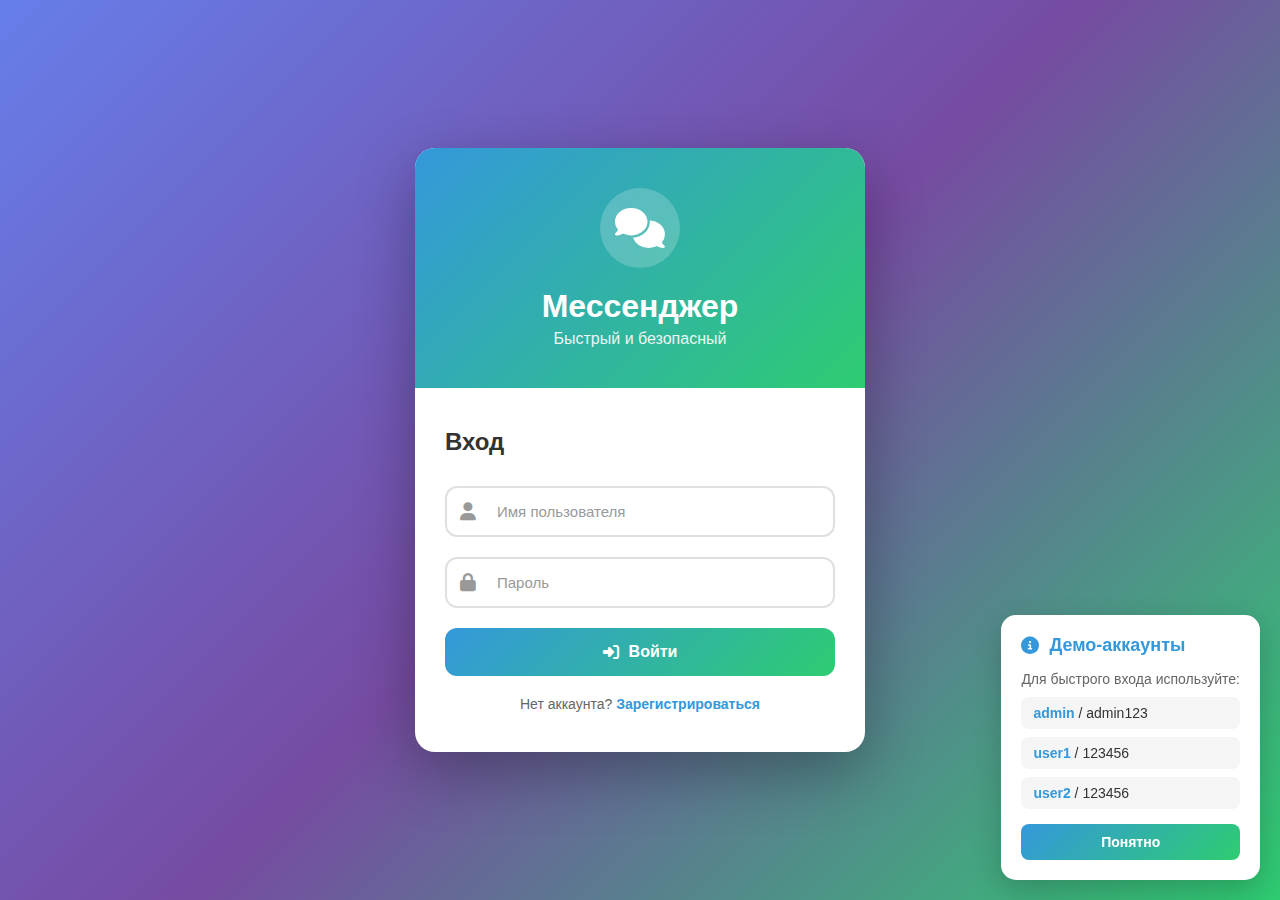
<file: index.html>
<!DOCTYPE html>
<html lang="ru">
<head>
  <meta charset="UTF-8">
  <meta name="viewport" content="width=device-width, initial-scale=1.0">
  <title>Мессенджер</title>
  <link rel="stylesheet" href="https://cdnjs.cloudflare.com/ajax/libs/font-awesome/6.5.1/css/all.min.css">
  <link rel="stylesheet" href="styles.css">
</head>
<body>
  <div class="app-container">
    <!-- Боковая панель -->
    <div class="sidebar">
      <div class="sidebar-header">
        <button class="menu-btn" id="menuBtn" title="Меню"><i class="fas fa-bars"></i></button>
        <input type="text" class="search-input" placeholder="Поиск" id="searchInput">
        <button class="menu-btn" id="settingsBtn" title="Настройки">
          <i class="fas fa-cog"></i>
        </button>
      </div>
      
      <div class="sidebar-tabs">
        <button class="sidebar-tab active" data-tab="chats">
          <i class="fas fa-comments"></i>
          <span>Чаты</span>
        </button>
        <button class="sidebar-tab" data-tab="channels">
          <i class="fas fa-bullhorn"></i>
          <span>Каналы</span>
        </button>
      </div>
      
      <div class="chat-list" id="chatList">
        <!-- Чаты будут добавлены через JavaScript -->
      </div>
      
      <div class="channel-list" id="channelList" style="display: none;">
        <!-- Каналы будут добавлены через JavaScript -->
      </div>
      
      <button class="create-btn" id="createBtn" title="Создать">
        <i class="fas fa-plus"></i>
      </button>
    </div>

    <!-- Основная область чата -->
    <div class="chat-area">
      <div class="chat-header">
        <div class="chat-info">
          <div class="avatar">А</div>
          <div class="chat-details">
            <div class="chat-name">Выберите чат</div>
            <div class="chat-status">онлайн</div>
          </div>
        </div>
        <div class="chat-actions">
          <button class="action-btn" id="voiceCallBtn" title="Голосовой звонок"><i class="fas fa-phone"></i></button>
          <button class="action-btn" id="videoCallBtn" title="Видео звонок"><i class="fas fa-video"></i></button>
          <button class="action-btn" id="screenShareBtn" title="Трансляция экрана"><i class="fas fa-desktop"></i></button>
          <button class="action-btn"><i class="fas fa-search"></i></button>
          <button class="action-btn"><i class="fas fa-ellipsis-v"></i></button>
        </div>
      </div>

      <div class="pinned-message-bar" id="pinnedMessageBar">
        <div class="pinned-icon">📌</div>
        <div class="pinned-content">
          <div class="pinned-author" id="pinnedAuthor">Закреплённое сообщение</div>
          <div class="pinned-text" id="pinnedText"></div>
        </div>
        <button class="unpin-btn" id="unpinBtn" title="Открепить">
          <i class="fas fa-times"></i>
        </button>
      </div>

      <div class="messages-container" id="messagesContainer">
        <div class="welcome-message">
          <h2>Добро пожаловать в Мессенджер</h2>
          <p>Выберите чат из списка слева</p>
        </div>
      </div>

      <div class="reply-preview" id="replyPreview" style="display: none;">
        <div class="reply-content">
          <div class="reply-header">Ответ на:</div>
          <div class="reply-text" id="replyText"></div>
        </div>
        <button class="cancel-reply-btn" id="cancelReplyBtn"><i class="fas fa-times"></i></button>
      </div>

      <div class="message-input-area">
        <button class="attach-btn" id="attachBtn"><i class="fas fa-paperclip"></i></button>
        <div class="input-wrapper">
          <div class="message-input" id="messageInput" contenteditable="true" data-placeholder="Написать сообщение..."></div>
        </div>
        <button class="emoji-btn" id="emojiBtn"><i class="far fa-smile"></i></button>
        <button class="voice-btn" id="voiceBtn"><i class="fas fa-microphone"></i></button>
        <button class="send-btn" id="sendBtn" style="display: none;"><i class="fas fa-paper-plane"></i></button>
      </div>
    </div>
  </div>

  <!-- Меню вложений -->
  <div class="attach-menu" id="attachMenu">
    <div class="attach-menu-overlay"></div>
    <div class="attach-menu-content">
      <button class="attach-menu-item" data-type="image">
        <div class="attach-icon" style="background: linear-gradient(135deg, #667eea 0%, #764ba2 100%);">
          <i class="fas fa-image"></i>
        </div>
        <span>Фото или видео</span>
      </button>
      <button class="attach-menu-item" data-type="file">
        <div class="attach-icon" style="background: linear-gradient(135deg, #f093fb 0%, #f5576c 100%);">
          <i class="fas fa-file"></i>
        </div>
        <span>Файл</span>
      </button>
      <button class="attach-menu-item" data-type="video">
        <div class="attach-icon" style="background: linear-gradient(135deg, #4facfe 0%, #00f2fe 100%);">
          <i class="fas fa-video"></i>
        </div>
        <span>Видео</span>
      </button>
      <button class="attach-menu-item" data-type="audio">
        <div class="attach-icon" style="background: linear-gradient(135deg, #43e97b 0%, #38f9d7 100%);">
          <i class="fas fa-music"></i>
        </div>
        <span>Музыка</span>
      </button>
      <button class="attach-menu-item" data-type="location">
        <div class="attach-icon" style="background: linear-gradient(135deg, #fa709a 0%, #fee140 100%);">
          <i class="fas fa-map-marker-alt"></i>
        </div>
        <span>Геолокация</span>
      </button>
      <button class="attach-menu-item" data-type="contact">
        <div class="attach-icon" style="background: linear-gradient(135deg, #30cfd0 0%, #330867 100%);">
          <i class="fas fa-user"></i>
        </div>
        <span>Контакт</span>
      </button>
    </div>
  </div>

  <!-- Панель эмодзи -->
  <div class="emoji-picker" id="emojiPicker">
    <div class="emoji-tabs">
      <button class="emoji-tab active" data-category="smileys">😊</button>
      <button class="emoji-tab" data-category="animals">🐶</button>
      <button class="emoji-tab" data-category="food">🍕</button>
      <button class="emoji-tab" data-category="activities">⚽</button>
      <button class="emoji-tab" data-category="travel">✈️</button>
      <button class="emoji-tab" data-category="objects">💡</button>
      <button class="emoji-tab" data-category="symbols">❤️</button>
    </div>
    <div class="emoji-search">
      <input type="text" placeholder="Поиск эмодзи..." id="emojiSearch">
    </div>
    <div class="emoji-grid" id="emojiGrid"></div>
  </div>

  <!-- Панель стикеров -->
  <div class="sticker-picker" id="stickerPicker">
    <div class="sticker-tabs">
      <button class="sticker-tab active" data-pack="pack1">Набор 1</button>
      <button class="sticker-tab" data-pack="pack2">Набор 2</button>
      <button class="sticker-tab" data-pack="custom">Свои</button>
    </div>
    <div class="sticker-grid" id="stickerGrid">
      <div class="sticker-placeholder">
        <i class="fas fa-plus-circle"></i>
        <p>Добавьте свои стикеры</p>
        <button class="add-sticker-btn" id="addStickerBtn">Добавить стикеры</button>
      </div>
    </div>
  </div>

  <!-- Контекстное меню сообщения -->
  <div class="message-context-menu" id="messageContextMenu">
    <button class="context-menu-item" data-action="reply">
      <i class="fas fa-reply"></i>
      <span>Ответить</span>
    </button>
    <button class="context-menu-item" data-action="edit">
      <i class="fas fa-edit"></i>
      <span>Редактировать</span>
    </button>
    <button class="context-menu-item" data-action="copy">
      <i class="fas fa-copy"></i>
      <span>Копировать</span>
    </button>
    <button class="context-menu-item" data-action="forward">
      <i class="fas fa-share"></i>
      <span>Переслать</span>
    </button>
    <button class="context-menu-item" data-action="pin">
      <i class="fas fa-thumbtack"></i>
      <span>Закрепить</span>
    </button>
    <button class="context-menu-item danger" data-action="delete">
      <i class="fas fa-trash"></i>
      <span>Удалить</span>
    </button>
  </div>

  <input type="file" id="fileInput" style="display: none;" multiple>
  <input type="file" id="imageInput" style="display: none;" accept="image/*" multiple>
  <input type="file" id="videoInput" style="display: none;" accept="video/*">
  <input type="file" id="audioInput" style="display: none;" accept="audio/*">
  <input type="file" id="stickerInput" style="display: none;" accept="image/*" multiple>

  <!-- Модальное окно пересылки -->
  <div class="forward-modal" id="forwardModal">
    <div class="forward-overlay"></div>
    <div class="forward-container">
      <div class="forward-header">
        <h3>Переслать сообщение</h3>
        <button class="close-forward-btn" id="closeForwardBtn">
          <i class="fas fa-times"></i>
        </button>
      </div>
      <div class="forward-search">
        <input type="text" placeholder="Поиск чатов..." id="forwardSearch">
      </div>
      <div class="forward-list" id="forwardList">
        <!-- Список чатов для пересылки -->
      </div>
      <div class="forward-actions">
        <button class="btn-secondary" id="cancelForwardBtn">Отмена</button>
        <button class="btn-primary" id="confirmForwardBtn">Переслать</button>
      </div>
    </div>
  </div>

  <!-- Модальное окно звонка -->
  <div class="call-modal" id="callModal">
    <div class="call-container">
      <div class="call-header">
        <h3 id="callTitle">Видео звонок</h3>
        <button class="close-call-btn" id="closeCallBtn"><i class="fas fa-times"></i></button>
      </div>
      
      <div class="video-container">
        <video id="remoteVideo" autoplay playsinline></video>
        <video id="localVideo" autoplay playsinline muted></video>
        <div class="call-info" id="callInfo">
          <div class="caller-name" id="callerName">Анна Иванова</div>
          <div class="call-status" id="callStatus">Соединение...</div>
        </div>
      </div>
      
      <div class="call-controls">
        <button class="call-control-btn" id="toggleMicBtn" title="Микрофон">
          <i class="fas fa-microphone" id="micIcon"></i>
        </button>
        <button class="call-control-btn" id="toggleCameraBtn" title="Камера">
          <i class="fas fa-video" id="cameraIcon"></i>
        </button>
        <button class="call-control-btn end-call" id="endCallBtn" title="Завершить">
          <i class="fas fa-phone-slash"></i>
        </button>
        <button class="call-control-btn" id="toggleScreenBtn" title="Демонстрация экрана">
          <i class="fas fa-desktop" id="screenIcon"></i>
        </button>
        <button class="call-control-btn" id="toggleSpeakerBtn" title="Динамик">
          <i class="fas fa-volume-up" id="speakerIcon"></i>
        </button>
      </div>
    </div>
  </div>

  <script src="client-config.js"></script>
  <script src="app-settings.js"></script>
  <script src="user-manager.js"></script>
  <script src="update-manager.js"></script>
  <script src="channels.js"></script>
  <script src="call.js"></script>
  <script src="messages.js"></script>
  <script src="app.js"></script>
</body>
</html>
</file>
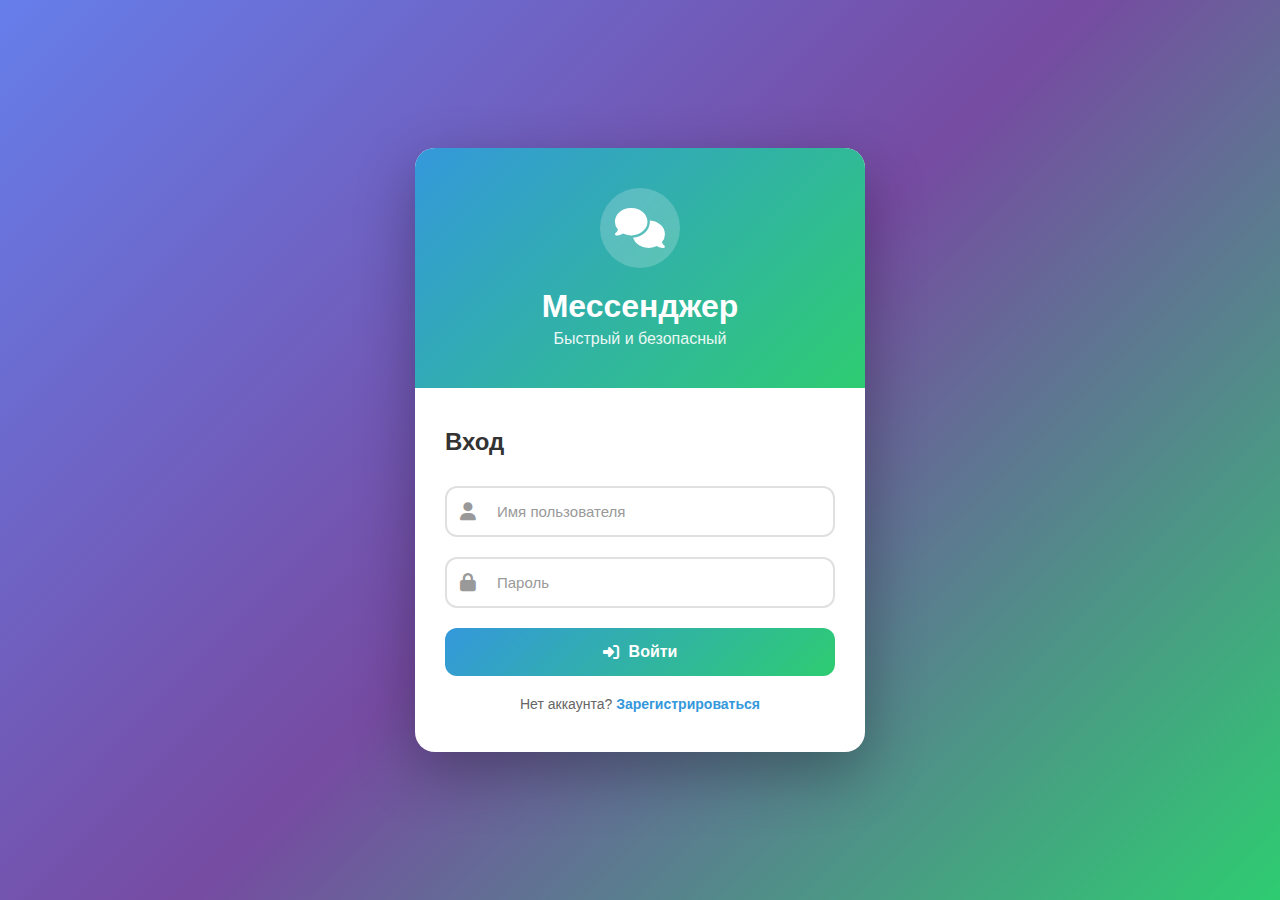
<file: auth.html>
<!DOCTYPE html>
<html lang="ru">
<head>
  <meta charset="UTF-8">
  <meta name="viewport" content="width=device-width, initial-scale=1.0">
  <title>Вход - Мессенджер</title>
  <link rel="stylesheet" href="https://cdnjs.cloudflare.com/ajax/libs/font-awesome/6.5.1/css/all.min.css">
  <link rel="stylesheet" href="auth.css">
</head>
<body>
  <div class="auth-container">
    <div class="auth-box">
      <div class="auth-header">
        <div class="logo">
          <i class="fas fa-comments"></i>
        </div>
        <h1>Мессенджер</h1>
        <p class="subtitle">Быстрый и безопасный</p>
      </div>

      <!-- Форма входа -->
      <div class="auth-form" id="loginForm">
        <h2>Вход</h2>
        <form onsubmit="handleLogin(event)">
          <div class="input-group">
            <i class="fas fa-user"></i>
            <input type="text" id="loginUsername" placeholder="Имя пользователя" required>
          </div>
          <div class="input-group">
            <i class="fas fa-lock"></i>
            <input type="password" id="loginPassword" placeholder="Пароль" required>
          </div>
          <button type="submit" class="btn-primary">
            <i class="fas fa-sign-in-alt"></i>
            Войти
          </button>
        </form>
        <p class="switch-form">
          Нет аккаунта? <a href="#" onclick="showRegister(); return false;">Зарегистрироваться</a>
        </p>
      </div>

      <!-- Форма регистрации -->
      <div class="auth-form hidden" id="registerForm">
        <h2>Регистрация</h2>
        <form onsubmit="handleRegister(event)">
          <div class="input-group">
            <i class="fas fa-user"></i>
            <input type="text" id="registerUsername" placeholder="Имя пользователя" required minlength="3">
          </div>
          <div class="input-group">
            <i class="fas fa-id-card"></i>
            <input type="text" id="registerFullName" placeholder="Полное имя" required>
          </div>
          <div class="input-group">
            <i class="fas fa-envelope"></i>
            <input type="email" id="registerEmail" placeholder="Email" required>
          </div>
          <div class="input-group">
            <i class="fas fa-lock"></i>
            <input type="password" id="registerPassword" placeholder="Пароль" required minlength="6">
          </div>
          <div class="input-group">
            <i class="fas fa-lock"></i>
            <input type="password" id="registerConfirmPassword" placeholder="Подтвердите пароль" required>
          </div>
          <button type="submit" class="btn-primary">
            <i class="fas fa-user-plus"></i>
            Зарегистрироваться
          </button>
        </form>
        <p class="switch-form">
          Уже есть аккаунт? <a href="#" onclick="showLogin(); return false;">Войти</a>
        </p>
      </div>
    </div>
  </div>

  <script src="app-settings.js"></script>
  <script src="init-demo-users.js"></script>
  <script src="auth.js"></script>
</body>
</html>
</file>
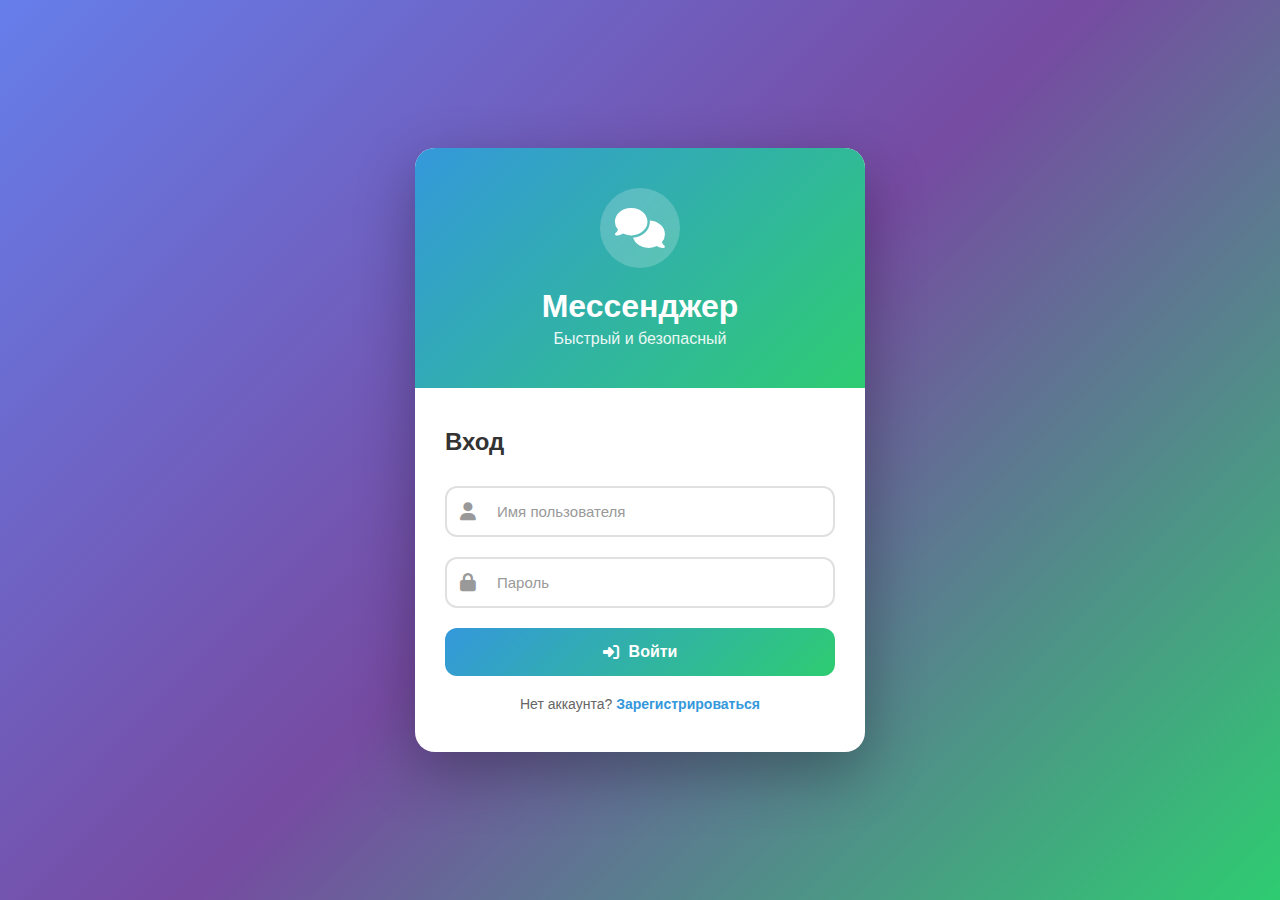
<file: settings.html>
<!DOCTYPE html>
<html lang="ru">
<head>
  <meta charset="UTF-8">
  <meta name="viewport" content="width=device-width, initial-scale=1.0">
  <title>Настройки - Мессенджер</title>
  <link rel="stylesheet" href="https://cdnjs.cloudflare.com/ajax/libs/font-awesome/6.5.1/css/all.min.css">
  <link rel="stylesheet" href="styles.css">
  <link rel="stylesheet" href="settings.css">
</head>
<body>
  <div class="settings-container">
    <!-- Боковая панель с разделами -->
    <div class="settings-sidebar">
      <div class="settings-header">
        <button class="back-btn" onclick="window.location.href='index.html'">
          <i class="fas fa-arrow-left"></i>
        </button>
        <h2>Настройки</h2>
      </div>
      
      <div class="settings-menu">
        <button class="settings-menu-item active" data-section="profile">
          <i class="fas fa-user"></i>
          <span>Профиль</span>
        </button>
        <button class="settings-menu-item" data-section="notifications">
          <i class="fas fa-bell"></i>
          <span>Уведомления</span>
        </button>
        <button class="settings-menu-item" data-section="privacy">
          <i class="fas fa-lock"></i>
          <span>Конфиденциальность</span>
        </button>
        <button class="settings-menu-item" data-section="data">
          <i class="fas fa-database"></i>
          <span>Данные и память</span>
        </button>
        <button class="settings-menu-item" data-section="appearance">
          <i class="fas fa-palette"></i>
          <span>Внешний вид</span>
        </button>
        <button class="settings-menu-item" data-section="language">
          <i class="fas fa-language"></i>
          <span>Язык</span>
        </button>
        <button class="settings-menu-item" data-section="about">
          <i class="fas fa-info-circle"></i>
          <span>О программе</span>
        </button>
        <button class="settings-menu-item logout-btn" id="logoutBtn">
          <i class="fas fa-sign-out-alt"></i>
          <span>Выйти из аккаунта</span>
        </button>
      </div>
    </div>

    <!-- Основная область настроек -->
    <div class="settings-content">
      <!-- Профиль -->
      <div class="settings-section active" id="profile">
        <h3>Профиль</h3>
        
        <div class="profile-card">
          <div class="profile-avatar-large" id="profileAvatar">А</div>
          <input type="file" id="avatarInput" accept="image/*" style="display: none;">
          <button class="change-avatar-btn" onclick="document.getElementById('avatarInput').click()">
            <i class="fas fa-camera"></i>
            Изменить фото
          </button>
          <button class="remove-avatar-btn" onclick="removeAvatar()" style="display: none;">
            <i class="fas fa-trash"></i>
            Удалить фото
          </button>
        </div>
        
        <div class="settings-group">
          <div class="settings-item">
            <label>Имя пользователя</label>
            <input type="text" id="settingsUsername" readonly>
          </div>
          <div class="settings-item">
            <label>Полное имя</label>
            <input type="text" id="settingsFullName">
          </div>
          <div class="settings-item">
            <label>Email</label>
            <input type="email" id="settingsEmail">
          </div>
          <div class="settings-item">
            <label>О себе</label>
            <textarea id="settingsBio" placeholder="Расскажите о себе..."></textarea>
          </div>
        </div>
        
        <button class="btn-save" onclick="saveProfile()">
          <i class="fas fa-save"></i>
          Сохранить изменения
        </button>
      </div>

      <!-- Уведомления -->
      <div class="settings-section" id="notifications">
        <h3>Уведомления и звуки</h3>
        
        <div class="settings-group">
          <div class="settings-item toggle-item">
            <div>
              <label>Уведомления</label>
              <p class="description">Показывать уведомления о новых сообщениях</p>
            </div>
            <label class="toggle">
              <input type="checkbox" id="notificationsEnabled" checked>
              <span class="toggle-slider"></span>
            </label>
          </div>
          
          <div class="settings-item toggle-item">
            <div>
              <label>Звук уведомлений</label>
              <p class="description">Воспроизводить звук при получении сообщения</p>
            </div>
            <label class="toggle">
              <input type="checkbox" id="notificationSound" checked>
              <span class="toggle-slider"></span>
            </label>
          </div>
          
          <div class="settings-item toggle-item">
            <div>
              <label>Предпросмотр сообщений</label>
              <p class="description">Показывать текст сообщения в уведомлении</p>
            </div>
            <label class="toggle">
              <input type="checkbox" id="messagePreview" checked>
              <span class="toggle-slider"></span>
            </label>
          </div>
          
          <div class="settings-item toggle-item">
            <div>
              <label>Вибрация</label>
              <p class="description">Вибрировать при получении сообщения</p>
            </div>
            <label class="toggle">
              <input type="checkbox" id="vibration">
              <span class="toggle-slider"></span>
            </label>
          </div>
        </div>
      </div>

      <!-- Конфиденциальность -->
      <div class="settings-section" id="privacy">
        <h3>Конфиденциальность и безопасность</h3>
        
        <div class="settings-group">
          <div class="settings-item">
            <label>Последнее посещение</label>
            <select id="lastSeenPrivacy">
              <option value="everyone">Все</option>
              <option value="contacts">Мои контакты</option>
              <option value="nobody">Никто</option>
            </select>
          </div>
          
          <div class="settings-item">
            <label>Фото профиля</label>
            <select id="profilePhotoPrivacy">
              <option value="everyone">Все</option>
              <option value="contacts">Мои контакты</option>
              <option value="nobody">Никто</option>
            </select>
          </div>
          
          <div class="settings-item toggle-item">
            <div>
              <label>Двухфакторная аутентификация</label>
              <p class="description">Дополнительная защита аккаунта</p>
            </div>
            <label class="toggle">
              <input type="checkbox" id="twoFactorAuth">
              <span class="toggle-slider"></span>
            </label>
          </div>
          
          <div class="settings-item">
            <button class="btn-secondary" onclick="changePassword()">
              <i class="fas fa-key"></i>
              Изменить пароль
            </button>
          </div>
        </div>
      </div>

      <!-- Данные и память -->
      <div class="settings-section" id="data">
        <h3>Данные и память</h3>
        
        <div class="settings-group">
          <div class="settings-item">
            <label>Использование памяти</label>
            <div class="storage-info">
              <div class="storage-bar">
                <div class="storage-used" style="width: 35%"></div>
              </div>
              <p class="storage-text">Использовано: 350 МБ из 1 ГБ</p>
            </div>
          </div>
          
          <div class="settings-item toggle-item">
            <div>
              <label>Автозагрузка медиа</label>
              <p class="description">Автоматически загружать фото и видео</p>
            </div>
            <label class="toggle">
              <input type="checkbox" id="autoDownload" checked>
              <span class="toggle-slider"></span>
            </label>
          </div>
          
          <div class="settings-item">
            <button class="btn-secondary" onclick="clearCache()">
              <i class="fas fa-trash"></i>
              Очистить кэш
            </button>
          </div>
          
          <div class="settings-item">
            <button class="btn-secondary" onclick="exportData()">
              <i class="fas fa-download"></i>
              Экспортировать данные
            </button>
          </div>
        </div>
      </div>

      <!-- Внешний вид -->
      <div class="settings-section" id="appearance">
        <h3>Внешний вид</h3>
        
        <div class="settings-group">
          <div class="settings-item">
            <label>Тема</label>
            <div class="theme-selector">
              <button class="theme-option active" data-theme="light">
                <i class="fas fa-sun"></i>
                <span>Светлая</span>
              </button>
              <button class="theme-option" data-theme="dark">
                <i class="fas fa-moon"></i>
                <span>Тёмная</span>
              </button>
              <button class="theme-option" data-theme="auto">
                <i class="fas fa-adjust"></i>
                <span>Авто</span>
              </button>
            </div>
          </div>
          
          <div class="settings-item">
            <label>Размер шрифта</label>
            <div class="font-size-selector">
              <button class="font-size-btn" data-size="small">A</button>
              <button class="font-size-btn active" data-size="medium">A</button>
              <button class="font-size-btn" data-size="large">A</button>
            </div>
          </div>
          
          <div class="settings-item">
            <label>Цветовая схема</label>
            <div class="color-scheme-selector">
              <button class="color-option active" data-color="blue-green" style="background: linear-gradient(135deg, #3498db, #2ecc71)"></button>
              <button class="color-option" data-color="purple" style="background: linear-gradient(135deg, #667eea, #764ba2)"></button>
              <button class="color-option" data-color="orange" style="background: linear-gradient(135deg, #f093fb, #f5576c)"></button>
              <button class="color-option" data-color="cyan" style="background: linear-gradient(135deg, #4facfe, #00f2fe)"></button>
            </div>
          </div>
          
          <div class="settings-item toggle-item">
            <div>
              <label>Анимации</label>
              <p class="description">Включить анимации интерфейса</p>
            </div>
            <label class="toggle">
              <input type="checkbox" id="animations" checked>
              <span class="toggle-slider"></span>
            </label>
          </div>
        </div>
      </div>

      <!-- Язык -->
      <div class="settings-section" id="language">
        <h3>Язык</h3>
        
        <div class="settings-group">
          <div class="settings-item">
            <label>Язык интерфейса</label>
            <select id="languageSelect">
              <option value="ru" selected>Русский</option>
              <option value="en">English</option>
              <option value="uk">Українська</option>
              <option value="de">Deutsch</option>
              <option value="fr">Français</option>
              <option value="es">Español</option>
            </select>
          </div>
        </div>
      </div>

      <!-- О программе -->
      <div class="settings-section" id="about">
        <h3>О программе</h3>
        
        <div class="settings-group">
          <div class="about-card">
            <div class="about-logo">
              <i class="fas fa-comments"></i>
            </div>
            <h4>Мессенджер</h4>
            <p class="version">Версия 1.0.0</p>
            <p class="description">
              Быстрый и безопасный мессенджер с поддержкой видео звонков,
              голосовых сообщений и трансляции экрана.
            </p>
          </div>
          
          <div class="settings-item">
            <button class="btn-secondary" onclick="checkUpdates()">
              <i class="fas fa-sync"></i>
              Проверить обновления
            </button>
          </div>
          
          <div class="settings-item">
            <button class="btn-secondary" onclick="showLicense()">
              <i class="fas fa-file-contract"></i>
              Лицензия
            </button>
          </div>
          
          <div class="settings-item">
            <button class="btn-secondary" onclick="showPrivacyPolicy()">
              <i class="fas fa-shield-alt"></i>
              Политика конфиденциальности
            </button>
          </div>
        </div>
      </div>
    </div>
  </div>

  <script src="app-settings.js"></script>
  <script src="user-manager.js"></script>
  <script src="settings.js"></script>
</body>
</html>
</file>
<file: styles.css>
* {
  margin: 0;
  padding: 0;
  box-sizing: border-box;
}

body {
  font-family: -apple-system, BlinkMacSystemFont, 'Segoe UI', Roboto, Helvetica, Arial, sans-serif;
  background: linear-gradient(135deg, #667eea 0%, #764ba2 100%);
  height: 100vh;
  overflow: hidden;
}

.app-container {
  display: flex;
  height: 100vh;
  max-width: 1600px;
  margin: 0 auto;
  box-shadow: 0 0 50px rgba(0, 0, 0, 0.3);
}

/* Боковая панель */
.sidebar {
  width: 350px;
  background: linear-gradient(180deg, #2ecc71 0%, #27ae60 100%);
  display: flex;
  flex-direction: column;
  border-right: 1px solid rgba(255, 255, 255, 0.1);
}

.sidebar-header {
  padding: 10px;
  background: rgba(0, 0, 0, 0.1);
  display: flex;
  gap: 5px;
  align-items: center;
}

.menu-btn {
  background: none;
  border: none;
  color: white;
  font-size: 20px;
  cursor: pointer;
  padding: 5px 8px;
  border-radius: 5px;
  transition: background 0.2s, transform 0.3s cubic-bezier(0.4, 0, 0.2, 1);
  flex-shrink: 0;
}

.menu-btn:hover {
  background: rgba(255, 255, 255, 0.1);
}

.search-input {
  flex: 1;
  min-width: 0;
  padding: 8px 12px;
  border: none;
  border-radius: 20px;
  background: rgba(255, 255, 255, 0.9);
  font-size: 13px;
  outline: none;
}

.search-input::placeholder {
  color: #999;
}

.chat-list {
  flex: 1;
  overflow-y: auto;
  background: white;
}

.chat-item {
  display: flex;
  padding: 15px;
  cursor: pointer;
  border-bottom: 1px solid #f0f0f0;
  transition: background 0.2s;
}

.chat-item:hover {
  background: #f5f5f5;
}

.chat-item.active {
  background: #e8f5e9;
}

.avatar {
  width: 50px;
  height: 50px;
  border-radius: 50%;
  background: linear-gradient(135deg, #3498db, #2ecc71);
  display: flex;
  align-items: center;
  justify-content: center;
  color: white;
  font-weight: bold;
  font-size: 20px;
  flex-shrink: 0;
}

.chat-item-content {
  flex: 1;
  margin-left: 15px;
  min-width: 0;
}

.chat-item-header {
  display: flex;
  justify-content: space-between;
  margin-bottom: 5px;
}

.chat-item-name {
  font-weight: 600;
  color: #333;
}

.chat-item-time {
  font-size: 12px;
  color: #999;
}

.chat-item-message {
  font-size: 14px;
  color: #666;
  white-space: nowrap;
  overflow: hidden;
  text-overflow: ellipsis;
}

/* Основная область чата */
.chat-area {
  flex: 1;
  display: flex;
  flex-direction: column;
  background: white;
}

.chat-header {
  padding: 15px 20px;
  background: linear-gradient(90deg, #3498db 0%, #2ecc71 100%);
  display: flex;
  justify-content: space-between;
  align-items: center;
  box-shadow: 0 2px 10px rgba(0, 0, 0, 0.1);
}

.chat-info {
  display: flex;
  align-items: center;
  gap: 15px;
}

.chat-details {
  color: white;
}

.chat-name {
  font-weight: 600;
  font-size: 16px;
}

.chat-status {
  font-size: 13px;
  opacity: 0.9;
}

.chat-actions {
  display: flex;
  gap: 10px;
}

.action-btn {
  background: rgba(255, 255, 255, 0.2);
  border: none;
  color: white;
  font-size: 20px;
  width: 40px;
  height: 40px;
  border-radius: 50%;
  cursor: pointer;
  transition: background 0.2s;
}

.action-btn:hover {
  background: rgba(255, 255, 255, 0.3);
}

.messages-container {
  flex: 1;
  overflow-y: auto;
  padding: 20px;
  background: linear-gradient(135deg, #e3f2fd 0%, #e8f5e9 100%);
}

.welcome-message {
  text-align: center;
  margin-top: 100px;
  color: #666;
}

.welcome-message h2 {
  color: #2ecc71;
  margin-bottom: 10px;
}

.message {
  display: flex;
  margin-bottom: 15px;
  animation: slideIn 0.3s ease;
}

@keyframes slideIn {
  from {
    opacity: 0;
    transform: translateY(10px);
  }
  to {
    opacity: 1;
    transform: translateY(0);
  }
}

.message.sent {
  justify-content: flex-end;
}

.message-bubble {
  max-width: 60%;
  padding: 10px 15px;
  border-radius: 18px;
  position: relative;
}

.message.received .message-bubble {
  background: white;
  color: #333;
  box-shadow: 0 1px 2px rgba(0, 0, 0, 0.1);
}

.message.sent .message-bubble {
  background: linear-gradient(135deg, #3498db, #2ecc71);
  color: white;
  box-shadow: 0 1px 2px rgba(0, 0, 0, 0.2);
}

.message-text {
  word-wrap: break-word;
  line-height: 1.4;
}

.message-time {
  font-size: 11px;
  margin-top: 5px;
  opacity: 0.7;
  text-align: right;
}

.message-input-area {
  padding: 15px 20px;
  background: white;
  border-top: 1px solid #e0e0e0;
  display: flex;
  gap: 10px;
  align-items: center;
}

.attach-btn, .emoji-btn {
  background: none;
  border: none;
  font-size: 24px;
  cursor: pointer;
  padding: 5px;
  border-radius: 50%;
  transition: background 0.2s;
}

.attach-btn:hover, .emoji-btn:hover {
  background: #f0f0f0;
}

.message-input {
  flex: 1;
  padding: 12px 20px;
  border: 1px solid #e0e0e0;
  border-radius: 25px;
  font-size: 15px;
  outline: none;
  transition: border-color 0.2s;
}

.message-input:focus {
  border-color: #3498db;
}

.send-btn {
  background: linear-gradient(135deg, #3498db, #2ecc71);
  border: none;
  color: white;
  font-size: 20px;
  width: 45px;
  height: 45px;
  border-radius: 50%;
  cursor: pointer;
  transition: transform 0.2s, box-shadow 0.2s;
  box-shadow: 0 2px 5px rgba(52, 152, 219, 0.3);
}

.send-btn:hover {
  transform: scale(1.05);
  box-shadow: 0 4px 10px rgba(52, 152, 219, 0.4);
}

.send-btn:active {
  transform: scale(0.95);
}

/* Скроллбар */
::-webkit-scrollbar {
  width: 8px;
}

::-webkit-scrollbar-track {
  background: #f1f1f1;
}

::-webkit-scrollbar-thumb {
  background: linear-gradient(180deg, #3498db, #2ecc71);
  border-radius: 4px;
}

::-webkit-scrollbar-thumb:hover {
  background: linear-gradient(180deg, #2980b9, #27ae60);
}

/* Модальное окно звонка */
.call-modal {
  position: fixed;
  top: 0;
  left: 0;
  width: 100%;
  height: 100%;
  background: rgba(0, 0, 0, 0.95);
  display: none;
  align-items: center;
  justify-content: center;
  z-index: 1000;
  animation: fadeIn 0.3s ease;
}

.call-modal.active {
  display: flex;
}

@keyframes fadeIn {
  from {
    opacity: 0;
  }
  to {
    opacity: 1;
  }
}

.call-container {
  width: 90%;
  max-width: 1200px;
  height: 90%;
  max-height: 800px;
  background: linear-gradient(135deg, #2c3e50, #34495e);
  border-radius: 20px;
  display: flex;
  flex-direction: column;
  overflow: hidden;
  box-shadow: 0 10px 50px rgba(0, 0, 0, 0.5);
}

.call-header {
  padding: 20px;
  background: rgba(0, 0, 0, 0.3);
  display: flex;
  justify-content: space-between;
  align-items: center;
}

.call-header h3 {
  color: white;
  font-size: 20px;
  margin: 0;
}

.close-call-btn {
  background: rgba(255, 255, 255, 0.1);
  border: none;
  color: white;
  font-size: 24px;
  width: 40px;
  height: 40px;
  border-radius: 50%;
  cursor: pointer;
  transition: background 0.2s;
}

.close-call-btn:hover {
  background: rgba(255, 255, 255, 0.2);
}

.video-container {
  flex: 1;
  position: relative;
  background: #1a1a1a;
  display: flex;
  align-items: center;
  justify-content: center;
}

#remoteVideo {
  width: 100%;
  height: 100%;
  object-fit: contain;
  background: #000;
}

#localVideo {
  position: absolute;
  bottom: 20px;
  right: 20px;
  width: 250px;
  height: 180px;
  border-radius: 15px;
  object-fit: cover;
  border: 3px solid rgba(255, 255, 255, 0.3);
  box-shadow: 0 5px 20px rgba(0, 0, 0, 0.5);
  background: #000;
}

.call-info {
  position: absolute;
  top: 50%;
  left: 50%;
  transform: translate(-50%, -50%);
  text-align: center;
  color: white;
  display: flex;
  flex-direction: column;
  align-items: center;
  gap: 20px;
}

.caller-name {
  font-size: 32px;
  font-weight: 600;
  margin-bottom: 10px;
}

.call-status {
  font-size: 18px;
  opacity: 0.8;
  animation: pulse 2s infinite;
}

@keyframes pulse {
  0%, 100% {
    opacity: 0.8;
  }
  50% {
    opacity: 0.4;
  }
}

.call-controls {
  padding: 30px;
  background: rgba(0, 0, 0, 0.5);
  display: flex;
  justify-content: center;
  gap: 20px;
}

.call-control-btn {
  width: 60px;
  height: 60px;
  border-radius: 50%;
  border: none;
  background: rgba(255, 255, 255, 0.15);
  color: white;
  font-size: 24px;
  cursor: pointer;
  transition: all 0.3s;
  display: flex;
  align-items: center;
  justify-content: center;
  backdrop-filter: blur(10px);
}

.call-control-btn:hover {
  background: rgba(255, 255, 255, 0.25);
  transform: scale(1.1);
}

.call-control-btn:active {
  transform: scale(0.95);
}

.call-control-btn.disabled {
  background: rgba(231, 76, 60, 0.3);
}

.call-control-btn.end-call {
  background: linear-gradient(135deg, #e74c3c, #c0392b);
  width: 70px;
  height: 70px;
}

.call-control-btn.end-call:hover {
  background: linear-gradient(135deg, #c0392b, #a93226);
  transform: scale(1.1);
}

/* Адаптивность для звонков */
@media (max-width: 768px) {
  #localVideo {
    width: 150px;
    height: 110px;
    bottom: 10px;
    right: 10px;
  }
  
  .call-controls {
    padding: 20px;
    gap: 15px;
  }
  
  .call-control-btn {
    width: 50px;
    height: 50px;
    font-size: 20px;
  }
  
  .call-control-btn.end-call {
    width: 60px;
    height: 60px;
  }
  
  .caller-name {
    font-size: 24px;
  }
  
  .call-status {
    font-size: 16px;
  }
}

/* Стили для Font Awesome иконок */
.action-btn i,
.call-control-btn i {
  pointer-events: none;
}

.active-screen {
  color: #2ecc71 !important;
}

/* Анимация для иконок */
.action-btn:hover i,
.call-control-btn:hover i {
  transform: scale(1.1);
  transition: transform 0.2s;
}

/* Расширенные стили для сообщений */

/* Поле ввода с contenteditable */
.input-wrapper {
  flex: 1;
  position: relative;
}

.message-input[contenteditable] {
  min-height: 20px;
  max-height: 150px;
  overflow-y: auto;
  padding: 12px 20px;
  border: 1px solid #e0e0e0;
  border-radius: 25px;
  font-size: 15px;
  outline: none;
  transition: border-color 0.2s;
  white-space: pre-wrap;
  word-wrap: break-word;
}

.message-input[contenteditable]:focus {
  border-color: #3498db;
}

.message-input[contenteditable]:empty:before {
  content: attr(data-placeholder);
  color: #999;
  pointer-events: none;
}

/* Превью ответа */
.reply-preview {
  padding: 10px 20px;
  background: #f5f5f5;
  border-left: 3px solid #3498db;
  display: none;
  align-items: center;
  gap: 10px;
}

.reply-content {
  flex: 1;
}

.reply-header {
  font-size: 12px;
  color: #3498db;
  font-weight: 600;
  margin-bottom: 3px;
}

.reply-text {
  font-size: 14px;
  color: #666;
  white-space: nowrap;
  overflow: hidden;
  text-overflow: ellipsis;
}

.cancel-reply-btn {
  background: none;
  border: none;
  color: #999;
  cursor: pointer;
  font-size: 18px;
  padding: 5px;
}

/* Меню вложений в стиле Telegram */
.attach-menu {
  position: fixed;
  top: 0;
  left: 0;
  width: 100%;
  height: 100%;
  display: none;
  z-index: 999;
  pointer-events: none;
}

.attach-menu.active {
  display: block;
  pointer-events: all;
}

.attach-menu-overlay {
  position: absolute;
  top: 0;
  left: 0;
  width: 100%;
  height: 100%;
  background: rgba(0, 0, 0, 0);
  transition: background 0.3s ease;
}

.attach-menu.active .attach-menu-overlay {
  background: rgba(0, 0, 0, 0.4);
}

.attach-menu-content {
  position: absolute;
  bottom: 0;
  left: 0;
  right: 0;
  background: white;
  border-radius: 20px 20px 0 0;
  padding: 20px;
  transform: translateY(100%);
  transition: transform 0.3s cubic-bezier(0.4, 0, 0.2, 1);
  box-shadow: 0 -5px 30px rgba(0, 0, 0, 0.2);
  display: grid;
  grid-template-columns: repeat(3, 1fr);
  gap: 20px;
  max-width: 600px;
  margin: 0 auto;
}

.attach-menu.active .attach-menu-content {
  transform: translateY(0);
}

.attach-menu-item {
  display: flex;
  flex-direction: column;
  align-items: center;
  gap: 10px;
  padding: 15px 10px;
  border: none;
  background: none;
  cursor: pointer;
  border-radius: 15px;
  transition: all 0.2s;
  font-size: 13px;
  color: #333;
  text-align: center;
}

.attach-menu-item:hover {
  background: #f5f5f5;
  transform: translateY(-3px);
}

.attach-menu-item:active {
  transform: translateY(-1px);
}

.attach-icon {
  width: 60px;
  height: 60px;
  border-radius: 50%;
  display: flex;
  align-items: center;
  justify-content: center;
  box-shadow: 0 4px 15px rgba(0, 0, 0, 0.15);
  transition: all 0.3s;
}

.attach-menu-item:hover .attach-icon {
  transform: scale(1.1);
  box-shadow: 0 6px 20px rgba(0, 0, 0, 0.25);
}

.attach-icon i {
  font-size: 26px;
  color: white;
}

.attach-menu-item span {
  font-weight: 500;
  max-width: 100px;
  line-height: 1.3;
}

/* Анимация появления элементов */
.attach-menu.active .attach-menu-item {
  animation: slideUpFade 0.4s ease forwards;
  opacity: 0;
}

.attach-menu.active .attach-menu-item:nth-child(1) {
  animation-delay: 0.05s;
}

.attach-menu.active .attach-menu-item:nth-child(2) {
  animation-delay: 0.1s;
}

.attach-menu.active .attach-menu-item:nth-child(3) {
  animation-delay: 0.15s;
}

.attach-menu.active .attach-menu-item:nth-child(4) {
  animation-delay: 0.2s;
}

.attach-menu.active .attach-menu-item:nth-child(5) {
  animation-delay: 0.25s;
}

.attach-menu.active .attach-menu-item:nth-child(6) {
  animation-delay: 0.3s;
}

@keyframes slideUpFade {
  from {
    opacity: 0;
    transform: translateY(20px);
  }
  to {
    opacity: 1;
    transform: translateY(0);
  }
}

/* Адаптивность для меню */
@media (max-width: 768px) {
  .attach-menu-content {
    grid-template-columns: repeat(3, 1fr);
    gap: 15px;
    padding: 15px;
  }
  
  .attach-icon {
    width: 50px;
    height: 50px;
  }
  
  .attach-icon i {
    font-size: 22px;
  }
  
  .attach-menu-item {
    font-size: 12px;
    padding: 10px 5px;
  }
}

/* Панель эмодзи */
.emoji-picker {
  position: absolute;
  bottom: 70px;
  right: 120px;
  width: 350px;
  height: 400px;
  background: white;
  border-radius: 15px;
  box-shadow: 0 5px 20px rgba(0, 0, 0, 0.15);
  display: none;
  flex-direction: column;
  z-index: 100;
}

.emoji-picker.active {
  display: flex;
}

.emoji-tabs {
  display: flex;
  padding: 10px;
  border-bottom: 1px solid #e0e0e0;
  gap: 5px;
}

.emoji-tab {
  flex: 1;
  padding: 8px;
  border: none;
  background: none;
  cursor: pointer;
  font-size: 20px;
  border-radius: 8px;
  transition: background 0.2s;
}

.emoji-tab:hover {
  background: #f5f5f5;
}

.emoji-tab.active {
  background: #e8f5e9;
}

.emoji-search {
  padding: 10px;
  border-bottom: 1px solid #e0e0e0;
}

.emoji-search input {
  width: 100%;
  padding: 8px 12px;
  border: 1px solid #e0e0e0;
  border-radius: 8px;
  font-size: 14px;
  outline: none;
}

.emoji-grid {
  flex: 1;
  overflow-y: auto;
  padding: 10px;
  display: grid;
  grid-template-columns: repeat(8, 1fr);
  gap: 5px;
  align-content: start;
}

.emoji-item {
  padding: 8px;
  border: none;
  background: none;
  cursor: pointer;
  font-size: 24px;
  border-radius: 8px;
  transition: background 0.2s;
}

.emoji-item:hover {
  background: #f5f5f5;
  transform: scale(1.2);
}

/* Панель стикеров */
.sticker-picker {
  position: absolute;
  bottom: 70px;
  right: 120px;
  width: 350px;
  height: 400px;
  background: white;
  border-radius: 15px;
  box-shadow: 0 5px 20px rgba(0, 0, 0, 0.15);
  display: none;
  flex-direction: column;
  z-index: 100;
}

.sticker-picker.active {
  display: flex;
}

.sticker-tabs {
  display: flex;
  padding: 10px;
  border-bottom: 1px solid #e0e0e0;
  gap: 5px;
}

.sticker-tab {
  flex: 1;
  padding: 8px 12px;
  border: none;
  background: none;
  cursor: pointer;
  font-size: 14px;
  border-radius: 8px;
  transition: background 0.2s;
  color: #666;
}

.sticker-tab:hover {
  background: #f5f5f5;
}

.sticker-tab.active {
  background: #e8f5e9;
  color: #2ecc71;
  font-weight: 600;
}

.sticker-grid {
  flex: 1;
  overflow-y: auto;
  padding: 10px;
  display: grid;
  grid-template-columns: repeat(4, 1fr);
  gap: 10px;
  align-content: start;
}

.sticker-item {
  aspect-ratio: 1;
  border: none;
  background: none;
  cursor: pointer;
  border-radius: 8px;
  transition: all 0.2s;
  padding: 5px;
}

.sticker-item:hover {
  background: #f5f5f5;
  transform: scale(1.05);
}

.sticker-item img {
  width: 100%;
  height: 100%;
  object-fit: contain;
}

.sticker-placeholder {
  grid-column: 1 / -1;
  display: flex;
  flex-direction: column;
  align-items: center;
  justify-content: center;
  padding: 40px 20px;
  color: #999;
  text-align: center;
}

.sticker-placeholder i {
  font-size: 48px;
  margin-bottom: 15px;
  color: #ddd;
}

.add-sticker-btn {
  margin-top: 15px;
  padding: 10px 20px;
  background: linear-gradient(135deg, #3498db, #2ecc71);
  color: white;
  border: none;
  border-radius: 20px;
  cursor: pointer;
  font-size: 14px;
  transition: transform 0.2s;
}

.add-sticker-btn:hover {
  transform: scale(1.05);
}

/* Контекстное меню */
.message-context-menu {
  position: fixed;
  background: white;
  border-radius: 10px;
  box-shadow: 0 5px 20px rgba(0, 0, 0, 0.2);
  padding: 5px;
  display: none;
  z-index: 1000;
  min-width: 180px;
}

.context-menu-item {
  display: flex;
  align-items: center;
  gap: 12px;
  padding: 10px 15px;
  border: none;
  background: none;
  cursor: pointer;
  border-radius: 8px;
  transition: background 0.2s;
  font-size: 14px;
  color: #333;
  width: 100%;
  text-align: left;
}

.context-menu-item:hover {
  background: #f5f5f5;
}

.context-menu-item.danger {
  color: #e74c3c;
}

.context-menu-item.danger:hover {
  background: #fee;
}

.context-menu-item i {
  width: 20px;
  font-size: 16px;
}

/* Типы сообщений */
.message-reply {
  background: rgba(52, 152, 219, 0.1);
  border-left: 3px solid #3498db;
  padding: 8px 12px;
  margin-bottom: 8px;
  border-radius: 8px;
  font-size: 13px;
  color: #666;
}

.message-reply i {
  color: #3498db;
  margin-right: 5px;
}

.voice-message {
  display: flex;
  align-items: center;
  gap: 10px;
  padding: 5px;
}

.play-voice-btn {
  width: 40px;
  height: 40px;
  border-radius: 50%;
  border: none;
  background: rgba(52, 152, 219, 0.2);
  color: #3498db;
  cursor: pointer;
  display: flex;
  align-items: center;
  justify-content: center;
  transition: all 0.2s;
}

.play-voice-btn:hover {
  background: rgba(52, 152, 219, 0.3);
  transform: scale(1.05);
}

.voice-waveform {
  flex: 1;
  height: 30px;
  display: flex;
  align-items: center;
  gap: 2px;
  padding: 0 5px;
}

.voice-bar {
  flex: 1;
  background: #3498db;
  border-radius: 2px;
  transition: all 0.1s ease;
  min-width: 3px;
}

.message.sent .voice-bar {
  background: rgba(255, 255, 255, 0.7);
}

.voice-bar.playing {
  animation: voice-wave 0.8s ease-in-out infinite alternate;
}

@keyframes voice-wave {
  0% {
    transform: scaleY(0.5);
    opacity: 0.6;
  }
  100% {
    transform: scaleY(1);
    opacity: 1;
  }
}

.voice-duration {
  font-size: 12px;
  color: #666;
  min-width: 35px;
}

.message-media {
  max-width: 100%;
  border-radius: 12px;
  overflow: hidden;
}

.message-image {
  max-width: 300px;
  width: 100%;
  height: auto;
  display: block;
  cursor: pointer;
  transition: transform 0.2s;
}

.message-image:hover {
  transform: scale(1.02);
}

.message-video {
  max-width: 400px;
  width: 100%;
  border-radius: 12px;
}

.message-file {
  display: flex;
  align-items: center;
  gap: 12px;
  padding: 10px;
  background: rgba(52, 152, 219, 0.1);
  border-radius: 10px;
  min-width: 200px;
}

.file-icon {
  font-size: 32px;
  color: #3498db;
}

.file-info {
  flex: 1;
}

.file-name {
  font-size: 14px;
  font-weight: 500;
  color: #333;
  margin-bottom: 3px;
  word-break: break-all;
}

.file-size {
  font-size: 12px;
  color: #999;
}

.download-btn {
  width: 36px;
  height: 36px;
  border-radius: 50%;
  border: none;
  background: #3498db;
  color: white;
  cursor: pointer;
  display: flex;
  align-items: center;
  justify-content: center;
  transition: all 0.2s;
}

.download-btn:hover {
  background: #2980b9;
  transform: scale(1.05);
}

.message-sticker {
  width: 150px;
  height: 150px;
  object-fit: contain;
}

.sticker-bubble {
  background: none !important;
  box-shadow: none !important;
  padding: 0 !important;
}

.edited-icon {
  font-size: 10px;
  opacity: 0.7;
  margin-right: 3px;
}

/* Кнопка записи голоса */
.voice-btn {
  background: none;
  border: none;
  font-size: 24px;
  cursor: pointer;
  padding: 5px;
  border-radius: 50%;
  transition: all 0.2s;
  color: #3498db;
  display: flex;
  align-items: center;
  justify-content: center;
  width: 45px;
  height: 45px;
}

.voice-btn:hover {
  background: #f0f0f0;
}

.voice-btn.recording {
  background: #e74c3c;
  color: white;
  animation: pulse-recording 1.5s infinite;
}

@keyframes pulse-recording {
  0%, 100% {
    transform: scale(1);
    box-shadow: 0 0 0 0 rgba(231, 76, 60, 0.7);
  }
  50% {
    transform: scale(1.05);
    box-shadow: 0 0 0 10px rgba(231, 76, 60, 0);
  }
}

/* Адаптивность */
@media (max-width: 768px) {
  .emoji-picker,
  .sticker-picker {
    width: 300px;
    height: 350px;
  }
  
  .emoji-grid {
    grid-template-columns: repeat(6, 1fr);
  }
  
  .sticker-grid {
    grid-template-columns: repeat(3, 1fr);
  }
  
  .message-image {
    max-width: 200px;
  }
  
  .message-video {
    max-width: 250px;
  }
}

/* Сообщение с геолокацией */
.message-location {
  display: flex;
  align-items: center;
  gap: 12px;
  padding: 12px;
  background: rgba(52, 152, 219, 0.1);
  border-radius: 10px;
  min-width: 200px;
}

.message-location i {
  font-size: 28px;
  color: #e74c3c;
}

.location-text {
  font-size: 14px;
  color: #333;
  line-height: 1.4;
}

.message.sent .message-location {
  background: rgba(255, 255, 255, 0.2);
}

.message.sent .location-text {
  color: white;
}

/* Анимация появления контекстного меню */
.message-context-menu {
  animation: contextMenuFadeIn 0.15s ease;
  transform-origin: top left;
}

@keyframes contextMenuFadeIn {
  from {
    opacity: 0;
    transform: scale(0.95);
  }
  to {
    opacity: 1;
    transform: scale(1);
  }
}

/* Эффект удаления сообщения как в Telegram */
.message.deleting {
  animation: telegramDelete 0.25s cubic-bezier(0.4, 0, 1, 1) forwards;
  transform-origin: center;
}

@keyframes telegramDelete {
  0% {
    opacity: 1;
    transform: scale(1) translateY(0);
    max-height: 500px;
    margin-bottom: 15px;
  }
  40% {
    opacity: 0.6;
    transform: scale(0.95) translateY(0);
  }
  60% {
    opacity: 0.3;
    transform: scale(0.9) translateY(-5px);
    max-height: 500px;
  }
  100% {
    opacity: 0;
    transform: scale(0.8) translateY(-10px);
    max-height: 0;
    margin-bottom: 0;
    padding-top: 0;
    padding-bottom: 0;
  }
}

/* Анимация для отправленных сообщений (справа) */
.message.sent.deleting {
  animation: telegramDeleteSent 0.25s cubic-bezier(0.4, 0, 1, 1) forwards;
}

@keyframes telegramDeleteSent {
  0% {
    opacity: 1;
    transform: scale(1) translateX(0);
    max-height: 500px;
    margin-bottom: 15px;
  }
  40% {
    opacity: 0.6;
    transform: scale(0.95) translateX(5px);
  }
  60% {
    opacity: 0.3;
    transform: scale(0.9) translateX(10px);
    max-height: 500px;
  }
  100% {
    opacity: 0;
    transform: scale(0.8) translateX(15px);
    max-height: 0;
    margin-bottom: 0;
    padding-top: 0;
    padding-bottom: 0;
  }
}

/* Анимация для полученных сообщений (слева) */
.message.received.deleting {
  animation: telegramDeleteReceived 0.25s cubic-bezier(0.4, 0, 1, 1) forwards;
}

@keyframes telegramDeleteReceived {
  0% {
    opacity: 1;
    transform: scale(1) translateX(0);
    max-height: 500px;
    margin-bottom: 15px;
  }
  40% {
    opacity: 0.6;
    transform: scale(0.95) translateX(-5px);
  }
  60% {
    opacity: 0.3;
    transform: scale(0.9) translateX(-10px);
    max-height: 500px;
  }
  100% {
    opacity: 0;
    transform: scale(0.8) translateX(-15px);
    max-height: 0;
    margin-bottom: 0;
    padding-top: 0;
    padding-bottom: 0;
  }
}

/* Скрытие пунктов контекстного меню */
.context-menu-item[style*="display: none"] {
  display: none !important;
}

/* Визуальное отличие своих и чужих сообщений */
.message.sent .message-bubble {
  cursor: context-menu;
}

.message.received .message-bubble {
  cursor: default;
}

/* Подсказки при наведении на сообщения */
.message {
  position: relative;
}

.message.received .message-bubble:hover {
  box-shadow: 0 2px 8px rgba(0, 0, 0, 0.15);
}

.message.sent .message-bubble:hover {
  box-shadow: 0 2px 8px rgba(52, 152, 219, 0.3);
}

/* Индикатор возможности редактирования */
.message.sent .message-bubble::before {
  content: '';
  position: absolute;
  top: 5px;
  right: 5px;
  width: 6px;
  height: 6px;
  background: rgba(255, 255, 255, 0.3);
  border-radius: 50%;
  opacity: 0;
  transition: opacity 0.3s;
}

.message.sent .message-bubble:hover::before {
  opacity: 1;
}

/* Закреплённое сообщение */
.message.pinned {
  position: relative;
}

.message.pinned::before {
  content: '📌';
  position: absolute;
  top: -5px;
  left: 10px;
  font-size: 16px;
  z-index: 1;
}

.message.pinned .message-bubble {
  border: 2px solid #f39c12;
  box-shadow: 0 0 10px rgba(243, 156, 18, 0.3);
}

/* Панель закреплённого сообщения */
.pinned-message-bar {
  padding: 12px 20px;
  background: linear-gradient(135deg, #f39c12, #e67e22);
  color: white;
  display: none;
  align-items: center;
  gap: 12px;
  cursor: pointer;
  transition: background 0.2s;
}

.pinned-message-bar:hover {
  background: linear-gradient(135deg, #e67e22, #d35400);
}

.pinned-message-bar.active {
  display: flex;
}

.pinned-icon {
  font-size: 20px;
}

.pinned-content {
  flex: 1;
  min-width: 0;
}

.pinned-author {
  font-size: 12px;
  opacity: 0.9;
  margin-bottom: 2px;
}

.pinned-text {
  font-size: 14px;
  white-space: nowrap;
  overflow: hidden;
  text-overflow: ellipsis;
}

.unpin-btn {
  background: rgba(255, 255, 255, 0.2);
  border: none;
  color: white;
  width: 30px;
  height: 30px;
  border-radius: 50%;
  cursor: pointer;
  display: flex;
  align-items: center;
  justify-content: center;
  transition: background 0.2s;
}

.unpin-btn:hover {
  background: rgba(255, 255, 255, 0.3);
}


/* Дополнительные эффекты для удаления */
.message.deleting .message-bubble {
  box-shadow: 0 2px 10px rgba(231, 76, 60, 0.3);
}

/* Эффект "взрыва" при удалении (опционально) */
@keyframes deleteParticle {
  0% {
    opacity: 1;
    transform: translate(0, 0) scale(1);
  }
  100% {
    opacity: 0;
    transform: translate(var(--tx), var(--ty)) scale(0);
  }
}

/* Плавное схлопывание соседних сообщений */
.messages-container {
  transition: all 0.25s cubic-bezier(0.4, 0, 0.2, 1);
}

/* Эффект при удалении последнего сообщения */
.message:last-child.deleting {
  margin-bottom: 0;
}

/* Визуальная обратная связь при удалении */
.message.deleting .message-text,
.message.deleting .message-time {
  color: rgba(231, 76, 60, 0.7);
}


/* Частицы при удалении */
.delete-particle {
  position: fixed;
  width: 6px;
  height: 6px;
  background: linear-gradient(135deg, #e74c3c, #c0392b);
  border-radius: 50%;
  pointer-events: none;
  z-index: 9999;
  animation: deleteParticle 0.3s cubic-bezier(0.4, 0, 1, 1) forwards;
  box-shadow: 0 0 4px rgba(231, 76, 60, 0.5);
}

/* Улучшенная анимация частиц */
@keyframes deleteParticle {
  0% {
    opacity: 1;
    transform: translate(-3px, -3px) scale(1);
  }
  50% {
    opacity: 0.8;
    transform: translate(calc(var(--tx) * 0.5), calc(var(--ty) * 0.5)) scale(1.2);
  }
  100% {
    opacity: 0;
    transform: translate(var(--tx), var(--ty)) scale(0);
  }
}

/* Эффект свечения при удалении */
.message.deleting .message-bubble {
  animation: deleteGlow 0.25s ease-out;
}

@keyframes deleteGlow {
  0% {
    box-shadow: 0 2px 8px rgba(52, 152, 219, 0.3);
  }
  50% {
    box-shadow: 0 0 20px rgba(231, 76, 60, 0.6), 0 0 40px rgba(231, 76, 60, 0.3);
  }
  100% {
    box-shadow: 0 0 0 rgba(231, 76, 60, 0);
  }
}

/* Эффект "сжатия" для bubble */
.message.deleting .message-bubble {
  animation: bubbleShrink 0.25s cubic-bezier(0.4, 0, 1, 1) forwards;
}

@keyframes bubbleShrink {
  0% {
    transform: scale(1);
  }
  100% {
    transform: scale(0.8);
  }
}


/* Кнопка настроек в заголовке */
#settingsBtn {
  margin-left: auto;
  transition: transform 0.3s cubic-bezier(0.4, 0, 0.2, 1);
}

#settingsBtn:hover {
  transform: scale(1.15);
  animation: settingsPulse 1.5s ease-in-out infinite;
}

#settingsBtn:active {
  transform: scale(0.95);
}

@keyframes settingsPulse {
  0%, 100% {
    transform: scale(1.15);
  }
  50% {
    transform: scale(1.25);
  }
}

/* Темная тема */
body.dark-theme {
  background: #1a1a1a;
  color: #e0e0e0;
}

body.dark-theme .settings-container,
body.dark-theme .settings-sidebar,
body.dark-theme .settings-group,
body.dark-theme .auth-box {
  background: #2a2a2a;
  color: #e0e0e0;
}

body.dark-theme .settings-menu-item {
  color: #e0e0e0;
}

body.dark-theme .settings-menu-item:hover {
  background: #3a3a3a;
}

body.dark-theme .settings-menu-item.logout-btn {
  border-top-color: #3a3a3a;
  color: #ff6b6b;
}

body.dark-theme .settings-menu-item.logout-btn:hover {
  background: #3a2a2a;
  color: #ff5252;
}

body.dark-theme input,
body.dark-theme select,
body.dark-theme textarea {
  background: #3a3a3a;
  color: #e0e0e0;
  border-color: #4a4a4a;
}

/* Размеры шрифта */
body.font-small {
  font-size: 13px;
}

body.font-medium {
  font-size: 15px;
}

body.font-large {
  font-size: 17px;
}

/* Отключение анимаций */
body.no-animations * {
  animation: none !important;
  transition: none !important;
}

/* Цветовые схемы */
body[data-color-scheme="purple"] .auth-header,
body[data-color-scheme="purple"] .btn-primary,
body[data-color-scheme="purple"] .settings-header {
  background: linear-gradient(135deg, #667eea, #764ba2);
}

body[data-color-scheme="orange"] .auth-header,
body[data-color-scheme="orange"] .btn-primary,
body[data-color-scheme="orange"] .settings-header {
  background: linear-gradient(135deg, #f093fb, #f5576c);
}

body[data-color-scheme="cyan"] .auth-header,
body[data-color-scheme="cyan"] .btn-primary,
body[data-color-scheme="cyan"] .settings-header {
  background: linear-gradient(135deg, #4facfe, #00f2fe);
}


/* Расширенные стили для темной темы */
body.dark-theme {
  background: #1a1a1a;
  color: #e0e0e0;
}

body.dark-theme .app-container {
  background: #1a1a1a;
}

body.dark-theme .sidebar {
  background: linear-gradient(180deg, #1e3a1e 0%, #1a2f1a 100%);
}

body.dark-theme .sidebar-header {
  background: rgba(0, 0, 0, 0.3);
}

body.dark-theme .search-input {
  background: rgba(255, 255, 255, 0.1);
  color: white;
}

body.dark-theme .search-input::placeholder {
  color: rgba(255, 255, 255, 0.5);
}

body.dark-theme .chat-list {
  background: #2a2a2a;
}

body.dark-theme .chat-item {
  border-bottom-color: #3a3a3a;
}

body.dark-theme .chat-item:hover {
  background: #3a3a3a;
}

body.dark-theme .chat-item.active {
  background: #2d4a2d;
}

body.dark-theme .chat-item-name {
  color: #ffffff;
  font-weight: 600;
}

body.dark-theme .chat-item-message {
  color: #b0b0b0;
}

body.dark-theme .chat-item-time {
  color: #999;
}

body.dark-theme .chat-area {
  background: #2a2a2a;
}

body.dark-theme .chat-header {
  background: linear-gradient(90deg, #1e4a4a 0%, #1e3a1e 100%);
}

body.dark-theme .messages-container {
  background: linear-gradient(135deg, #1a2a3a 0%, #1a2f1a 100%);
}

body.dark-theme .message.received .message-bubble {
  background: #3a3a3a;
  color: #ffffff;
}

body.dark-theme .message.sent .message-bubble {
  background: linear-gradient(135deg, #2a5a5a, #2a4a2a);
  color: #ffffff;
}

body.dark-theme .message-text {
  color: #ffffff;
}

body.dark-theme .message-time {
  color: rgba(255, 255, 255, 0.6);
}

body.dark-theme .message-input-area {
  background: #2a2a2a;
  border-top-color: #3a3a3a;
}

body.dark-theme .message-input[contenteditable] {
  background: #3a3a3a;
  color: #e0e0e0;
  border-color: #4a4a4a;
}

body.dark-theme .message-input[contenteditable]:empty:before {
  color: #666;
}

body.dark-theme .attach-menu-content,
body.dark-theme .emoji-picker,
body.dark-theme .sticker-picker,
body.dark-theme .message-context-menu {
  background: #2a2a2a;
  color: #e0e0e0;
}

body.dark-theme .attach-menu-item:hover,
body.dark-theme .emoji-tab:hover,
body.dark-theme .context-menu-item:hover {
  background: #3a3a3a;
}

body.dark-theme .emoji-search input {
  background: #3a3a3a;
  color: #e0e0e0;
  border-color: #4a4a4a;
}

body.dark-theme .call-container {
  background: linear-gradient(135deg, #1a2a3a, #2a2a2a);
}

/* Цветовые схемы для всех элементов */
body[data-color-scheme="purple"] .sidebar,
body[data-color-scheme="purple"] .chat-header,
body[data-color-scheme="purple"] .send-btn,
body[data-color-scheme="purple"] .message.sent .message-bubble {
  background: linear-gradient(135deg, #667eea, #764ba2);
}

body[data-color-scheme="purple"] .chat-item.active {
  background: #e8e5f5;
}

body[data-color-scheme="orange"] .sidebar,
body[data-color-scheme="orange"] .chat-header,
body[data-color-scheme="orange"] .send-btn,
body[data-color-scheme="orange"] .message.sent .message-bubble {
  background: linear-gradient(135deg, #f093fb, #f5576c);
}

body[data-color-scheme="orange"] .chat-item.active {
  background: #ffe8f0;
}

body[data-color-scheme="cyan"] .sidebar,
body[data-color-scheme="cyan"] .chat-header,
body[data-color-scheme="cyan"] .send-btn,
body[data-color-scheme="cyan"] .message.sent .message-bubble {
  background: linear-gradient(135deg, #4facfe, #00f2fe);
}

body[data-color-scheme="cyan"] .chat-item.active {
  background: #e0f7ff;
}

/* Размеры шрифта для всех элементов */
body.font-small {
  font-size: 13px;
}

body.font-small .chat-item-name {
  font-size: 14px;
}

body.font-small .message-text {
  font-size: 13px;
}

body.font-medium {
  font-size: 15px;
}

body.font-medium .chat-item-name {
  font-size: 16px;
}

body.font-medium .message-text {
  font-size: 15px;
}

body.font-large {
  font-size: 17px;
}

body.font-large .chat-item-name {
  font-size: 18px;
}

body.font-large .message-text {
  font-size: 17px;
}

body.font-large .message-input[contenteditable] {
  font-size: 17px;
}

/* Отключение всех анимаций */
body.no-animations,
body.no-animations * {
  animation-duration: 0s !important;
  animation-delay: 0s !important;
  transition-duration: 0s !important;
  transition-delay: 0s !important;
}


/* Улучшенная контрастность для тёмной темы */
body.dark-theme .chat-name {
  color: #ffffff;
}

body.dark-theme .chat-status {
  color: rgba(255, 255, 255, 0.8);
}

body.dark-theme .welcome-message h2 {
  color: #ffffff;
}

body.dark-theme .welcome-message p {
  color: #b0b0b0;
}

body.dark-theme .message-reply {
  background: rgba(52, 152, 219, 0.2);
  color: #ffffff;
}

body.dark-theme .file-name {
  color: #ffffff;
}

body.dark-theme .file-size {
  color: #999;
}

body.dark-theme .location-text {
  color: #ffffff;
}

body.dark-theme .voice-duration {
  color: #b0b0b0;
}

body.dark-theme .caller-name {
  color: #ffffff;
}

body.dark-theme .call-status {
  color: rgba(255, 255, 255, 0.8);
}

body.dark-theme .settings-section h3 {
  color: #ffffff;
}

body.dark-theme .settings-item label {
  color: #ffffff;
}

body.dark-theme .settings-item .description {
  color: #999;
}

body.dark-theme .about-card h4 {
  color: #ffffff;
}

body.dark-theme .about-card .description {
  color: #b0b0b0;
}

body.dark-theme .storage-text {
  color: #b0b0b0;
}

body.dark-theme .theme-option {
  background: #3a3a3a;
  border-color: #4a4a4a;
  color: #ffffff;
}

body.dark-theme .theme-option.active {
  background: #2d4a2d;
}

body.dark-theme .font-size-btn {
  background: #3a3a3a;
  border-color: #4a4a4a;
  color: #ffffff;
}

body.dark-theme .font-size-btn.active {
  background: #2d4a2d;
}

body.dark-theme .btn-secondary {
  background: #3a3a3a;
  color: #ffffff;
}

body.dark-theme .btn-secondary:hover {
  background: #4a4a4a;
}

/* Контрастность для цветовых схем в тёмной теме */
body.dark-theme[data-color-scheme="purple"] .sidebar {
  background: linear-gradient(180deg, #3a2a5a 0%, #2a1a4a 100%);
}

body.dark-theme[data-color-scheme="orange"] .sidebar {
  background: linear-gradient(180deg, #5a2a3a 0%, #4a1a2a 100%);
}

body.dark-theme[data-color-scheme="cyan"] .sidebar {
  background: linear-gradient(180deg, #2a4a5a 0%, #1a3a4a 100%);
}

body.dark-theme[data-color-scheme="purple"] .message.sent .message-bubble {
  background: linear-gradient(135deg, #5a4a7a, #4a3a6a);
}

body.dark-theme[data-color-scheme="orange"] .message.sent .message-bubble {
  background: linear-gradient(135deg, #7a4a5a, #6a3a4a);
}

body.dark-theme[data-color-scheme="cyan"] .message.sent .message-bubble {
  background: linear-gradient(135deg, #4a6a7a, #3a5a6a);
}


/* Стили для аватаров с фото */
.avatar {
  overflow: hidden;
}

.menu-btn {
  overflow: hidden;
}

/* Улучшенная видимость текста на градиентах */
.message.sent .message-text {
  text-shadow: 0 1px 2px rgba(0, 0, 0, 0.1);
}

body.dark-theme .message.sent .message-text {
  text-shadow: 0 1px 2px rgba(0, 0, 0, 0.3);
}

/* Контрастность для иконок в тёмной теме */
body.dark-theme .action-btn,
body.dark-theme .menu-btn,
body.dark-theme .attach-btn,
body.dark-theme .emoji-btn,
body.dark-theme .voice-btn {
  color: #ffffff;
}

body.dark-theme .action-btn:hover,
body.dark-theme .menu-btn:hover {
  background: rgba(255, 255, 255, 0.15);
}

/* Контрастность для placeholder в тёмной теме */
body.dark-theme .message-input[contenteditable]:empty:before {
  color: #666;
}

/* Улучшенная видимость для edited-icon */
body.dark-theme .edited-icon {
  color: rgba(255, 255, 255, 0.5);
}

/* Контрастность для контекстного меню */
body.dark-theme .context-menu-item {
  color: #ffffff;
}

body.dark-theme .context-menu-item.danger {
  color: #ff6b6b;
}

/* Контрастность для панели эмодзи */
body.dark-theme .emoji-tab {
  color: #ffffff;
}

body.dark-theme .emoji-tab.active {
  background: #2d4a2d;
}

/* Контрастность для меню вложений */
body.dark-theme .attach-menu-item {
  color: #ffffff;
}

body.dark-theme .attach-menu-item i {
  color: #4facfe;
}

/* Модальное окно пересылки */
.forward-modal {
  position: fixed;
  top: 0;
  left: 0;
  width: 100%;
  height: 100%;
  display: none;
  align-items: center;
  justify-content: center;
  z-index: 1000;
}

.forward-modal.active {
  display: flex;
}

.forward-overlay {
  position: absolute;
  top: 0;
  left: 0;
  width: 100%;
  height: 100%;
  background: rgba(0, 0, 0, 0.5);
  animation: fadeIn 0.3s ease;
}

.forward-container {
  position: relative;
  width: 90%;
  max-width: 500px;
  max-height: 80vh;
  background: white;
  border-radius: 15px;
  display: flex;
  flex-direction: column;
  box-shadow: 0 10px 40px rgba(0, 0, 0, 0.3);
  animation: slideUp 0.3s ease;
  z-index: 1;
}

@keyframes slideUp {
  from {
    opacity: 0;
    transform: translateY(30px);
  }
  to {
    opacity: 1;
    transform: translateY(0);
  }
}

.forward-header {
  padding: 20px;
  border-bottom: 1px solid #e0e0e0;
  display: flex;
  justify-content: space-between;
  align-items: center;
}

.forward-header h3 {
  margin: 0;
  color: #333;
  font-size: 18px;
}

.close-forward-btn {
  background: none;
  border: none;
  color: #999;
  font-size: 20px;
  cursor: pointer;
  width: 30px;
  height: 30px;
  border-radius: 50%;
  display: flex;
  align-items: center;
  justify-content: center;
  transition: all 0.2s;
}

.close-forward-btn:hover {
  background: #f5f5f5;
  color: #333;
}

.forward-search {
  padding: 15px 20px;
  border-bottom: 1px solid #e0e0e0;
}

.forward-search input {
  width: 100%;
  padding: 10px 15px;
  border: 1px solid #e0e0e0;
  border-radius: 20px;
  font-size: 14px;
  outline: none;
}

.forward-search input:focus {
  border-color: #3498db;
}

.forward-list {
  flex: 1;
  overflow-y: auto;
  padding: 10px 0;
}

.forward-chat-item {
  display: flex;
  align-items: center;
  padding: 12px 20px;
  cursor: pointer;
  transition: background 0.2s;
  gap: 12px;
}

.forward-chat-item:hover {
  background: #f5f5f5;
}

.forward-chat-item.selected {
  background: #e8f5e9;
}

.forward-chat-checkbox {
  width: 20px;
  height: 20px;
  border: 2px solid #3498db;
  border-radius: 4px;
  display: flex;
  align-items: center;
  justify-content: center;
  color: white;
  font-size: 12px;
  transition: all 0.2s;
}

.forward-chat-item.selected .forward-chat-checkbox {
  background: #3498db;
}

.forward-chat-avatar {
  width: 40px;
  height: 40px;
  border-radius: 50%;
  background: linear-gradient(135deg, #3498db, #2ecc71);
  display: flex;
  align-items: center;
  justify-content: center;
  color: white;
  font-weight: bold;
  font-size: 16px;
}

.forward-chat-name {
  flex: 1;
  font-size: 15px;
  color: #333;
  font-weight: 500;
}

.forward-actions {
  padding: 15px 20px;
  border-top: 1px solid #e0e0e0;
  display: flex;
  gap: 10px;
  justify-content: flex-end;
}

.btn-primary {
  padding: 10px 25px;
  background: linear-gradient(135deg, #3498db, #2ecc71);
  color: white;
  border: none;
  border-radius: 20px;
  cursor: pointer;
  font-size: 14px;
  font-weight: 500;
  transition: all 0.2s;
}

.btn-primary:hover {
  transform: scale(1.05);
  box-shadow: 0 4px 15px rgba(52, 152, 219, 0.3);
}

.btn-primary:disabled {
  opacity: 0.5;
  cursor: not-allowed;
  transform: none;
}

.btn-secondary {
  padding: 10px 25px;
  background: #f5f5f5;
  color: #666;
  border: none;
  border-radius: 20px;
  cursor: pointer;
  font-size: 14px;
  font-weight: 500;
  transition: all 0.2s;
}

.btn-secondary:hover {
  background: #e0e0e0;
}

/* Тёмная тема для модального окна */
body.dark-theme .forward-container {
  background: #2a2a2a;
}

body.dark-theme .forward-header {
  border-bottom-color: #3a3a3a;
}

body.dark-theme .forward-header h3 {
  color: #ffffff;
}

body.dark-theme .forward-search {
  border-bottom-color: #3a3a3a;
}

body.dark-theme .forward-search input {
  background: #3a3a3a;
  color: #e0e0e0;
  border-color: #4a4a4a;
}

body.dark-theme .forward-chat-item:hover {
  background: #3a3a3a;
}

body.dark-theme .forward-chat-item.selected {
  background: #2d4a2d;
}

body.dark-theme .forward-chat-name {
  color: #ffffff;
}

body.dark-theme .forward-actions {
  border-top-color: #3a3a3a;
}

body.dark-theme .pinned-message-bar {
  background: linear-gradient(135deg, #d68910, #c67210);
}

/* Анимация подсветки сообщения */
@keyframes highlightMessage {
  0%, 100% {
    background: transparent;
  }
  50% {
    background: rgba(243, 156, 18, 0.2);
  }
}

/* Индикатор пересланного сообщения */
.message.forwarded .message-bubble::after {
  content: '↪️ Пересланное';
  display: block;
  font-size: 11px;
  opacity: 0.7;
  margin-top: 5px;
  font-style: italic;
}


/* Сворачивающаяся боковая панель */
.sidebar {
  transition: width 0.3s cubic-bezier(0.4, 0, 0.2, 1);
  position: relative;
}

.sidebar.collapsed {
  width: 80px;
}

.sidebar.collapsed .search-input {
  display: none;
}

.sidebar.collapsed .sidebar-tabs {
  flex-direction: column;
}

.sidebar.collapsed .sidebar-tab span {
  display: none;
}

.sidebar.collapsed .sidebar-tab {
  justify-content: center;
  padding: 15px 10px;
}

.sidebar.collapsed .chat-item-content {
  display: none;
}

.sidebar.collapsed .chat-item {
  justify-content: center;
  padding: 15px;
}

.sidebar.collapsed .channel-content {
  display: none;
}

.sidebar.collapsed .channel-item {
  justify-content: center;
  padding: 15px;
}

.sidebar.collapsed .create-btn {
  width: 50px;
  height: 50px;
  bottom: 15px;
  right: 15px;
}

/* Вкладки боковой панели */
.sidebar-tabs {
  display: flex;
  background: rgba(0, 0, 0, 0.1);
  padding: 5px;
  gap: 5px;
}

.sidebar-tab {
  flex: 1;
  padding: 12px 15px;
  border: none;
  background: none;
  color: white;
  cursor: pointer;
  border-radius: 8px;
  transition: all 0.2s;
  display: flex;
  align-items: center;
  justify-content: center;
  gap: 8px;
  font-size: 14px;
  font-weight: 500;
}

.sidebar-tab:hover {
  background: rgba(255, 255, 255, 0.1);
}

.sidebar-tab.active {
  background: rgba(255, 255, 255, 0.2);
}

.sidebar-tab i {
  font-size: 16px;
}

/* Список каналов */
.channel-list {
  flex: 1;
  overflow-y: auto;
  background: white;
}

.channel-item {
  display: flex;
  padding: 15px;
  cursor: pointer;
  border-bottom: 1px solid #f0f0f0;
  transition: background 0.2s;
  align-items: center;
  gap: 15px;
}

.channel-item:hover {
  background: #f5f5f5;
}

.channel-item.active {
  background: #e8f5e9;
}

.channel-icon {
  width: 50px;
  height: 50px;
  border-radius: 50%;
  background: linear-gradient(135deg, #3498db, #2ecc71);
  display: flex;
  align-items: center;
  justify-content: center;
  color: white;
  font-size: 24px;
  flex-shrink: 0;
}

.channel-content {
  flex: 1;
  min-width: 0;
}

.channel-header {
  display: flex;
  justify-content: space-between;
  margin-bottom: 5px;
}

.channel-name {
  font-weight: 600;
  color: #333;
  display: flex;
  align-items: center;
  gap: 5px;
}

.channel-badge {
  background: #3498db;
  color: white;
  font-size: 10px;
  padding: 2px 6px;
  border-radius: 10px;
  font-weight: 600;
}

.channel-subscribers {
  font-size: 12px;
  color: #999;
}

.channel-description {
  font-size: 14px;
  color: #666;
  white-space: nowrap;
  overflow: hidden;
  text-overflow: ellipsis;
}

/* Кнопка создания */
.create-btn {
  position: absolute;
  bottom: 20px;
  right: 20px;
  width: 60px;
  height: 60px;
  border-radius: 50%;
  background: linear-gradient(135deg, #3498db, #2ecc71);
  border: none;
  color: white;
  font-size: 24px;
  cursor: pointer;
  box-shadow: 0 4px 15px rgba(52, 152, 219, 0.4);
  transition: all 0.3s;
  z-index: 10;
}

.create-btn:hover {
  transform: scale(1.1) rotate(90deg);
  box-shadow: 0 6px 20px rgba(52, 152, 219, 0.6);
}

.create-btn:active {
  transform: scale(0.95);
}



/* Тёмная тема для новых элементов */
body.dark-theme .sidebar-tabs {
  background: rgba(0, 0, 0, 0.3);
}

body.dark-theme .channel-list {
  background: #2a2a2a;
}

body.dark-theme .channel-item {
  border-bottom-color: #3a3a3a;
}

body.dark-theme .channel-item:hover {
  background: #3a3a3a;
}

body.dark-theme .channel-item.active {
  background: #2d4a2d;
}

body.dark-theme .channel-name {
  color: #ffffff;
}

body.dark-theme .channel-description {
  color: #b0b0b0;
}
</file>
<file: auth.css>
* {
  margin: 0;
  padding: 0;
  box-sizing: border-box;
}

body {
  font-family: -apple-system, BlinkMacSystemFont, 'Segoe UI', Roboto, Helvetica, Arial, sans-serif;
  background: linear-gradient(135deg, #667eea 0%, #764ba2 50%, #2ecc71 100%);
  min-height: 100vh;
  display: flex;
  align-items: center;
  justify-content: center;
  padding: 20px;
}

.auth-container {
  width: 100%;
  max-width: 450px;
  animation: slideUp 0.5s ease;
}

@keyframes slideUp {
  from {
    opacity: 0;
    transform: translateY(30px);
  }
  to {
    opacity: 1;
    transform: translateY(0);
  }
}

.auth-box {
  background: white;
  border-radius: 20px;
  box-shadow: 0 20px 60px rgba(0, 0, 0, 0.3);
  overflow: hidden;
}

.auth-header {
  background: linear-gradient(135deg, #3498db, #2ecc71);
  padding: 40px 30px;
  text-align: center;
  color: white;
}

.logo {
  width: 80px;
  height: 80px;
  background: rgba(255, 255, 255, 0.2);
  border-radius: 50%;
  display: flex;
  align-items: center;
  justify-content: center;
  margin: 0 auto 20px;
  backdrop-filter: blur(10px);
}

.logo i {
  font-size: 40px;
}

.auth-header h1 {
  font-size: 32px;
  margin-bottom: 5px;
}

.subtitle {
  font-size: 16px;
  opacity: 0.9;
}

.auth-form {
  padding: 40px 30px;
}

.auth-form.hidden {
  display: none;
}

.auth-form h2 {
  color: #333;
  margin-bottom: 30px;
  font-size: 24px;
}

.input-group {
  position: relative;
  margin-bottom: 20px;
}

.input-group i {
  position: absolute;
  left: 15px;
  top: 50%;
  transform: translateY(-50%);
  color: #999;
  font-size: 18px;
}

.input-group input {
  width: 100%;
  padding: 15px 15px 15px 50px;
  border: 2px solid #e0e0e0;
  border-radius: 12px;
  font-size: 15px;
  transition: all 0.3s;
  outline: none;
}

.input-group input:focus {
  border-color: #3498db;
  box-shadow: 0 0 0 3px rgba(52, 152, 219, 0.1);
}

.input-group input::placeholder {
  color: #999;
}

.btn-primary {
  width: 100%;
  padding: 15px;
  background: linear-gradient(135deg, #3498db, #2ecc71);
  color: white;
  border: none;
  border-radius: 12px;
  font-size: 16px;
  font-weight: 600;
  cursor: pointer;
  transition: all 0.3s;
  display: flex;
  align-items: center;
  justify-content: center;
  gap: 10px;
  margin-top: 10px;
}

.btn-primary:hover {
  transform: translateY(-2px);
  box-shadow: 0 5px 20px rgba(52, 152, 219, 0.4);
}

.btn-primary:active {
  transform: translateY(0);
}

.switch-form {
  text-align: center;
  margin-top: 20px;
  color: #666;
  font-size: 14px;
}

.switch-form a {
  color: #3498db;
  text-decoration: none;
  font-weight: 600;
  transition: color 0.3s;
}

.switch-form a:hover {
  color: #2ecc71;
}

.error-message {
  background: #fee;
  color: #e74c3c;
  padding: 12px 15px;
  border-radius: 8px;
  margin-bottom: 20px;
  font-size: 14px;
  display: flex;
  align-items: center;
  gap: 10px;
  animation: shake 0.5s;
}

@keyframes shake {
  0%, 100% { transform: translateX(0); }
  25% { transform: translateX(-10px); }
  75% { transform: translateX(10px); }
}

.success-message {
  background: #e8f5e9;
  color: #2ecc71;
  padding: 12px 15px;
  border-radius: 8px;
  margin-bottom: 20px;
  font-size: 14px;
  display: flex;
  align-items: center;
  gap: 10px;
  animation: slideDown 0.3s;
}

@keyframes slideDown {
  from {
    opacity: 0;
    transform: translateY(-10px);
  }
  to {
    opacity: 1;
    transform: translateY(0);
  }
}

/* Адаптивность */
@media (max-width: 480px) {
  .auth-container {
    padding: 10px;
  }
  
  .auth-header {
    padding: 30px 20px;
  }
  
  .auth-header h1 {
    font-size: 28px;
  }
  
  .auth-form {
    padding: 30px 20px;
  }
  
  .logo {
    width: 60px;
    height: 60px;
  }
  
  .logo i {
    font-size: 30px;
  }
}


/* Информация о демо-аккаунтах */
.demo-info {
  position: fixed;
  bottom: 20px;
  right: 20px;
  z-index: 1000;
  animation: slideInRight 0.5s ease;
}

@keyframes slideInRight {
  from {
    opacity: 0;
    transform: translateX(100px);
  }
  to {
    opacity: 1;
    transform: translateX(0);
  }
}

.demo-info-content {
  background: white;
  padding: 20px;
  border-radius: 15px;
  box-shadow: 0 10px 30px rgba(0, 0, 0, 0.2);
  max-width: 300px;
}

.demo-info-content h3 {
  color: #3498db;
  margin-bottom: 15px;
  display: flex;
  align-items: center;
  gap: 10px;
  font-size: 18px;
}

.demo-info-content p {
  color: #666;
  margin-bottom: 10px;
  font-size: 14px;
}

.demo-info-content ul {
  list-style: none;
  margin-bottom: 15px;
}

.demo-info-content li {
  padding: 8px 12px;
  background: #f5f5f5;
  border-radius: 8px;
  margin-bottom: 8px;
  font-size: 14px;
  color: #333;
}

.demo-info-content li strong {
  color: #3498db;
}

.demo-info-content button {
  width: 100%;
  padding: 10px;
  background: linear-gradient(135deg, #3498db, #2ecc71);
  color: white;
  border: none;
  border-radius: 8px;
  font-size: 14px;
  font-weight: 600;
  cursor: pointer;
  transition: transform 0.2s;
}

.demo-info-content button:hover {
  transform: scale(1.05);
}
</file>
<file: settings.css>
/* Настройки */
.settings-container {
  display: flex;
  height: 100vh;
  background: #f5f5f5;
}

.settings-sidebar {
  width: 300px;
  background: white;
  border-right: 1px solid #e0e0e0;
  display: flex;
  flex-direction: column;
}

.settings-header {
  padding: 20px;
  border-bottom: 1px solid #e0e0e0;
  display: flex;
  align-items: center;
  gap: 15px;
  background: linear-gradient(135deg, #3498db, #2ecc71);
  color: white;
}

.back-btn {
  background: rgba(255, 255, 255, 0.2);
  border: none;
  color: white;
  width: 40px;
  height: 40px;
  border-radius: 50%;
  cursor: pointer;
  display: flex;
  align-items: center;
  justify-content: center;
  transition: background 0.2s;
}

.back-btn:hover {
  background: rgba(255, 255, 255, 0.3);
}

.settings-header h2 {
  margin: 0;
  font-size: 24px;
}

.settings-menu {
  flex: 1;
  overflow-y: auto;
  padding: 10px 0;
  display: flex;
  flex-direction: column;
}

.settings-menu-item {
  width: 100%;
  padding: 15px 20px;
  border: none;
  background: none;
  display: flex;
  align-items: center;
  gap: 15px;
  cursor: pointer;
  transition: all 0.2s;
  font-size: 15px;
  color: #333;
  text-align: left;
}

.settings-menu-item:hover {
  background: #f5f5f5;
}

.settings-menu-item.active {
  background: #e8f5e9;
  color: #2ecc71;
  border-left: 3px solid #2ecc71;
}

.settings-menu-item i {
  font-size: 20px;
  width: 25px;
}

.settings-menu-item.logout-btn {
  margin-top: auto;
  color: #e74c3c;
  border-top: 1px solid #e0e0e0;
}

.settings-menu-item.logout-btn:hover {
  background: #fee;
  color: #c0392b;
}

.settings-menu-item.logout-btn i {
  color: inherit;
}

.settings-content {
  flex: 1;
  overflow-y: auto;
  padding: 40px;
}

.settings-section {
  display: none;
  animation: fadeIn 0.3s ease;
}

.settings-section.active {
  display: block;
}

@keyframes fadeIn {
  from {
    opacity: 0;
    transform: translateY(10px);
  }
  to {
    opacity: 1;
    transform: translateY(0);
  }
}

.settings-section h3 {
  font-size: 28px;
  margin-bottom: 30px;
  color: #333;
}

.settings-group {
  background: white;
  border-radius: 15px;
  padding: 20px;
  margin-bottom: 20px;
  box-shadow: 0 2px 10px rgba(0, 0, 0, 0.05);
}

.settings-item {
  padding: 15px 0;
  border-bottom: 1px solid #f0f0f0;
}

.settings-item:last-child {
  border-bottom: none;
}

.settings-item label {
  display: block;
  font-weight: 600;
  margin-bottom: 8px;
  color: #333;
}

.settings-item .description {
  font-size: 13px;
  color: #999;
  margin: 5px 0 0 0;
}

.settings-item input[type="text"],
.settings-item input[type="email"],
.settings-item select,
.settings-item textarea {
  width: 100%;
  padding: 12px 15px;
  border: 1px solid #e0e0e0;
  border-radius: 10px;
  font-size: 15px;
  transition: border-color 0.2s;
}

.settings-item input:focus,
.settings-item select:focus,
.settings-item textarea:focus {
  outline: none;
  border-color: #3498db;
}

.settings-item textarea {
  min-height: 100px;
  resize: vertical;
  font-family: inherit;
}

/* Toggle switch */
.toggle-item {
  display: flex;
  justify-content: space-between;
  align-items: center;
}

.toggle {
  position: relative;
  display: inline-block;
  width: 50px;
  height: 28px;
}

.toggle input {
  opacity: 0;
  width: 0;
  height: 0;
}

.toggle-slider {
  position: absolute;
  cursor: pointer;
  top: 0;
  left: 0;
  right: 0;
  bottom: 0;
  background-color: #ccc;
  transition: 0.3s;
  border-radius: 28px;
}

.toggle-slider:before {
  position: absolute;
  content: "";
  height: 20px;
  width: 20px;
  left: 4px;
  bottom: 4px;
  background-color: white;
  transition: 0.3s;
  border-radius: 50%;
}

.toggle input:checked + .toggle-slider {
  background: linear-gradient(135deg, #3498db, #2ecc71);
}

.toggle input:checked + .toggle-slider:before {
  transform: translateX(22px);
}

/* Профиль */
.profile-card {
  text-align: center;
  padding: 30px;
  margin-bottom: 20px;
}

.profile-avatar-large {
  width: 120px;
  height: 120px;
  border-radius: 50%;
  background: linear-gradient(135deg, #3498db, #2ecc71);
  display: flex;
  align-items: center;
  justify-content: center;
  color: white;
  font-size: 48px;
  font-weight: bold;
  margin: 0 auto 20px;
  box-shadow: 0 5px 20px rgba(52, 152, 219, 0.3);
}

.change-avatar-btn {
  padding: 10px 20px;
  background: linear-gradient(135deg, #3498db, #2ecc71);
  color: white;
  border: none;
  border-radius: 10px;
  cursor: pointer;
  font-size: 14px;
  display: inline-flex;
  align-items: center;
  gap: 8px;
  transition: transform 0.2s;
}

.change-avatar-btn:hover {
  transform: scale(1.05);
}

/* Кнопки */
.btn-save,
.btn-secondary {
  padding: 12px 24px;
  border: none;
  border-radius: 10px;
  font-size: 15px;
  font-weight: 600;
  cursor: pointer;
  display: inline-flex;
  align-items: center;
  gap: 10px;
  transition: all 0.2s;
}

.btn-save {
  background: linear-gradient(135deg, #3498db, #2ecc71);
  color: white;
  margin-top: 20px;
}

.btn-save:hover {
  transform: translateY(-2px);
  box-shadow: 0 5px 15px rgba(52, 152, 219, 0.3);
}

.btn-secondary {
  background: #f5f5f5;
  color: #333;
  width: 100%;
  justify-content: center;
}

.btn-secondary:hover {
  background: #e0e0e0;
}

/* Хранилище */
.storage-info {
  margin-top: 10px;
}

.storage-bar {
  width: 100%;
  height: 8px;
  background: #f0f0f0;
  border-radius: 4px;
  overflow: hidden;
  margin-bottom: 8px;
}

.storage-used {
  height: 100%;
  background: linear-gradient(90deg, #3498db, #2ecc71);
  transition: width 0.3s;
}

.storage-text {
  font-size: 13px;
  color: #666;
  margin: 0;
}

/* Темы */
.theme-selector {
  display: flex;
  gap: 10px;
  margin-top: 10px;
}

.theme-option {
  flex: 1;
  padding: 15px;
  border: 2px solid #e0e0e0;
  border-radius: 10px;
  background: white;
  cursor: pointer;
  display: flex;
  flex-direction: column;
  align-items: center;
  gap: 8px;
  transition: all 0.2s;
}

.theme-option:hover {
  border-color: #3498db;
}

.theme-option.active {
  border-color: #2ecc71;
  background: #e8f5e9;
}

.theme-option i {
  font-size: 24px;
}

/* Размер шрифта */
.font-size-selector {
  display: flex;
  gap: 10px;
  margin-top: 10px;
}

.font-size-btn {
  width: 50px;
  height: 50px;
  border: 2px solid #e0e0e0;
  border-radius: 10px;
  background: white;
  cursor: pointer;
  font-weight: bold;
  transition: all 0.2s;
}

.font-size-btn[data-size="small"] {
  font-size: 14px;
}

.font-size-btn[data-size="medium"] {
  font-size: 18px;
}

.font-size-btn[data-size="large"] {
  font-size: 22px;
}

.font-size-btn:hover {
  border-color: #3498db;
}

.font-size-btn.active {
  border-color: #2ecc71;
  background: #e8f5e9;
}

/* Цветовые схемы */
.color-scheme-selector {
  display: flex;
  gap: 10px;
  margin-top: 10px;
}

.color-option {
  width: 50px;
  height: 50px;
  border: 3px solid transparent;
  border-radius: 10px;
  cursor: pointer;
  transition: all 0.2s;
}

.color-option:hover {
  transform: scale(1.1);
}

.color-option.active {
  border-color: #2ecc71;
  box-shadow: 0 0 0 2px white, 0 0 0 4px #2ecc71;
}

/* О программе */
.about-card {
  text-align: center;
  padding: 40px 20px;
}

.about-logo {
  width: 100px;
  height: 100px;
  background: linear-gradient(135deg, #3498db, #2ecc71);
  border-radius: 20px;
  display: flex;
  align-items: center;
  justify-content: center;
  margin: 0 auto 20px;
  box-shadow: 0 10px 30px rgba(52, 152, 219, 0.3);
}

.about-logo i {
  font-size: 50px;
  color: white;
}

.about-card h4 {
  font-size: 24px;
  margin-bottom: 10px;
  color: #333;
}

.about-card .version {
  color: #999;
  margin-bottom: 20px;
}

.about-card .description {
  color: #666;
  line-height: 1.6;
  max-width: 500px;
  margin: 0 auto;
}

/* Адаптивность */
@media (max-width: 768px) {
  .settings-container {
    flex-direction: column;
  }
  
  .settings-sidebar {
    width: 100%;
    height: auto;
  }
  
  .settings-content {
    padding: 20px;
  }
  
  .theme-selector {
    flex-direction: column;
  }
}


/* Кнопка удаления аватара */
.remove-avatar-btn {
  padding: 10px 20px;
  background: #e74c3c;
  color: white;
  border: none;
  border-radius: 10px;
  cursor: pointer;
  font-size: 14px;
  display: inline-flex;
  align-items: center;
  gap: 8px;
  transition: transform 0.2s;
  margin-left: 10px;
}

.remove-avatar-btn:hover {
  transform: scale(1.05);
  background: #c0392b;
}
</file>
